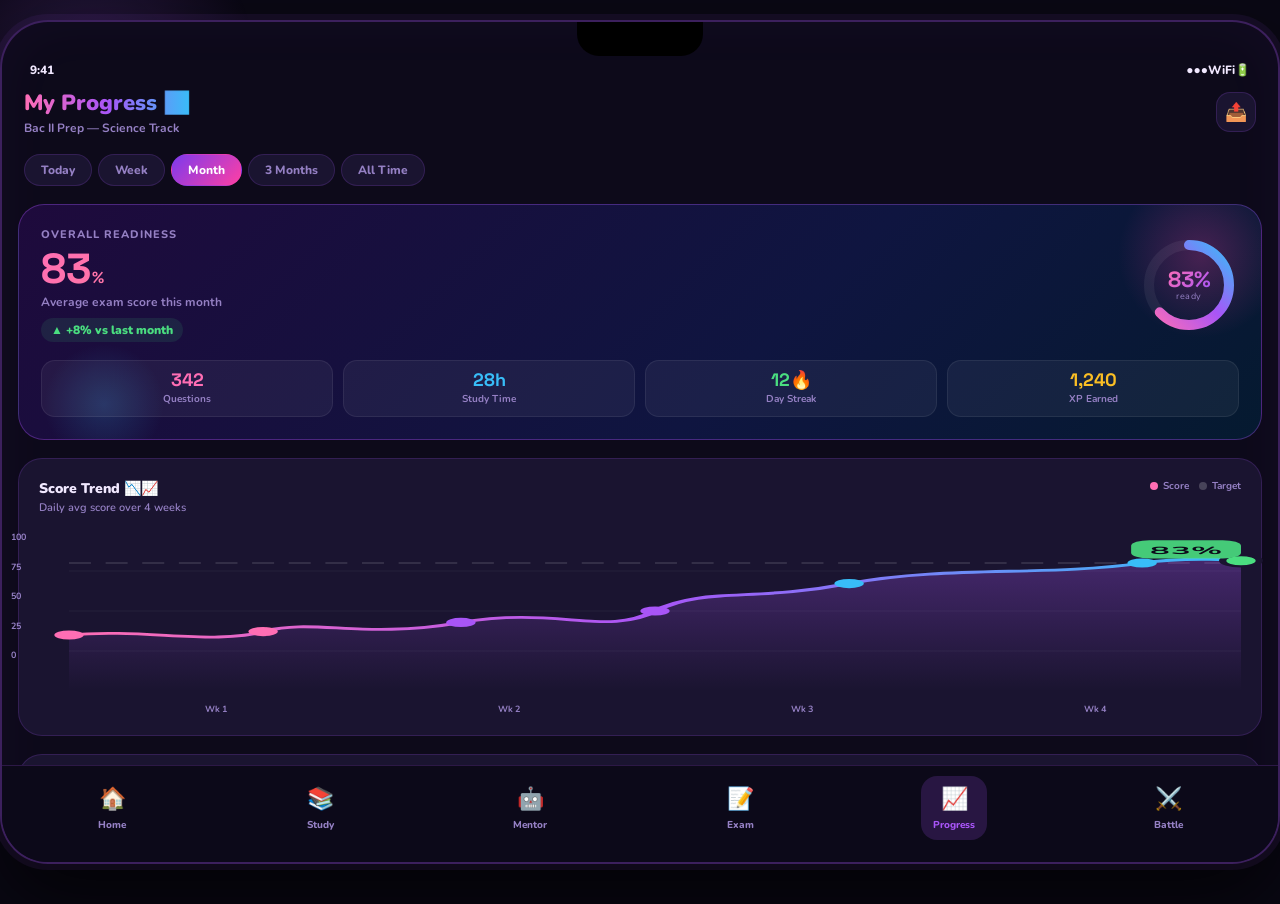
<file: BrachNha-progress.html>
<!DOCTYPE html>
<html lang="en">
<head>
<meta charset="UTF-8"/>
<meta name="viewport" content="width=device-width, initial-scale=1.0, maximum-scale=1.0"/>
<title>BrachNha — Progress</title>
<link href="https://fonts.googleapis.com/css2?family=Nunito:wght@400;600;700;800;900&family=Space+Grotesk:wght@500;700&display=swap" rel="stylesheet"/>
<style>
  :root {
    --pink:    #ff6eb4;
    --pink2:   #ff3fa4;
    --purple:  #a855f7;
    --purple2: #7c3aed;
    --blue:    #38bdf8;
    --blue2:   #6366f1;
    --cyan:    #22d3ee;
    --mint:    #4ade80;
    --yellow:  #fbbf24;
    --red:     #f87171;
    --bg:      #0d0a1a;
    --card:    #130f24;
    --card2:   #1a1430;
    --border:  rgba(168,85,247,0.18);
    --text:    #f1e8ff;
    --muted:   #9580c4;
  }


  * { margin:0; padding:0; box-sizing:border-box; -webkit-tap-highlight-color:transparent; }

  /* ══ MOBILE — real full screen ══ */
  body {
    font-family: 'Nunito', sans-serif;
    background: var(--bg);
    color: var(--text);
    height: 100dvh;
    display: flex;
    flex-direction: column;
    overflow: hidden;
  }
  body::before {
    content: '';
    position: fixed; top: -100px; left: -80px;
    width: 340px; height: 340px;
    background: radial-gradient(circle, rgba(168,85,247,0.2) 0%, transparent 70%);
    pointer-events: none; z-index: 0;
  }
  body::after {
    content: '';
    position: fixed; bottom: 60px; right: -80px;
    width: 280px; height: 280px;
    background: radial-gradient(circle, rgba(56,189,248,0.15) 0%, transparent 70%);
    pointer-events: none; z-index: 0;
  }
  .phone {
    flex: 1; display: flex; flex-direction: column;
    background: var(--bg);
    overflow: hidden; position: relative; z-index: 1;
    border-radius: 0; border: none; box-shadow: none; width: 100%;
  }
  .notch { display: none; }
  .statusbar { display: none; }
  .scroll-area {
    overflow-y: auto; flex: 1; min-height: 0;
    padding-bottom: 4px; scrollbar-width: none;
  }
  .scroll-area::-webkit-scrollbar { display: none; }

  /* ── BOTTOM NAV mobile ── */
  .bottom-nav {
    background: rgba(13,10,26,0.98);
    backdrop-filter: blur(20px);
    border-top: 1px solid rgba(168,85,247,0.2);
    padding: 10px 6px env(safe-area-inset-bottom, 12px);
    display: flex; justify-content: space-around;
    z-index: 50; flex-shrink: 0;
  }

  /* ══ DESKTOP — fake phone shell ══ */
  @media (min-width: 500px) {
    body {
      height: auto; min-height: 100vh;
      display: flex; flex-direction: row;
      justify-content: center; align-items: flex-start;
      padding: 20px 0 40px;
      overflow-x: hidden; overflow-y: auto;
      background: #0a0814;
    }
    .phone {
      width: 390px; height: 844px;
      border-radius: 48px;
      border: 2px solid rgba(168,85,247,0.3);
      box-shadow: 0 0 0 6px rgba(168,85,247,0.07), 0 40px 80px rgba(0,0,0,0.7), inset 0 0 60px rgba(168,85,247,0.04);
      flex: none;
    }
    .notch {
      display: flex; width: 126px; height: 34px; background: #000;
      border-radius: 0 0 22px 22px; margin: 0 auto;
      align-items: center; justify-content: center;
      gap: 8px; position: relative; z-index: 10; flex-shrink: 0;
    }
    .statusbar {
      display: flex; align-items: center; justify-content: space-between;
      padding: 6px 28px 10px;
      font-size: 12px; font-weight: 800; color: var(--text); flex-shrink: 0;
    }
    .bottom-nav {
      padding: 10px 6px 22px;
    }
  }


  /* ── HEADER ── */
  .header {
    padding: 0 22px 18px;
    display: flex; align-items: center; justify-content: space-between;
  }
  .page-title {
    font-size: 22px; font-weight: 900;
    background: linear-gradient(90deg, var(--pink), var(--purple), var(--blue));
    -webkit-background-clip: text; -webkit-text-fill-color: transparent;
  }
  .page-sub { font-size: 12px; color: var(--muted); font-weight: 700; margin-top: 2px; }

  .icon-pill {
    width: 40px; height: 40px; border-radius: 14px;
    background: var(--card2); border: 1px solid var(--border);
    display: flex; align-items: center; justify-content: center;
    font-size: 18px; cursor: pointer; transition: transform 0.15s;
  }
  .icon-pill:active { transform: scale(0.93); }

  /* ── TIME FILTER ── */
  .time-filter {
    display: flex; gap: 6px;
    padding: 0 22px 18px;
    overflow-x: auto; scrollbar-width: none;
  }
  .time-filter::-webkit-scrollbar { display: none; }

  .tf-btn {
    font-size: 12px; font-weight: 800;
    padding: 7px 16px; border-radius: 30px;
    border: 1px solid var(--border);
    background: var(--card2);
    color: var(--muted); cursor: pointer;
    transition: all 0.18s; white-space: nowrap;
  }
  .tf-btn.active {
    background: linear-gradient(135deg, var(--purple2), var(--pink2));
    border-color: transparent; color: white;
  }

  /* ── SECTION ── */
  .section-row {
    display: flex; align-items: center; justify-content: space-between;
    padding: 0 22px 12px;
  }
  .section-title { font-size: 15px; font-weight: 900; }
  .section-see { font-size: 12px; font-weight: 800; color: var(--purple); }

  /* ── SCORE HERO CARD ── */
  .score-hero {
    margin: 0 16px 18px;
    background: linear-gradient(135deg, #1e0a3c 0%, #0f1540 60%, #051a30 100%);
    border: 1px solid rgba(168,85,247,0.35);
    border-radius: 26px;
    padding: 22px;
    position: relative; overflow: hidden;
  }
  .score-hero::before {
    content: '';
    position: absolute; top: -40px; right: -30px;
    width: 180px; height: 180px;
    background: radial-gradient(circle, rgba(255,62,164,0.25), transparent 65%);
  }
  .score-hero::after {
    content: '';
    position: absolute; bottom: -30px; left: 20px;
    width: 130px; height: 130px;
    background: radial-gradient(circle, rgba(56,189,248,0.18), transparent 65%);
  }

  .score-top { display: flex; align-items: center; justify-content: space-between; position: relative; z-index: 1; }
  .score-label { font-size: 11px; font-weight: 800; color: var(--muted); letter-spacing: 1px; text-transform: uppercase; margin-bottom: 6px; }

  /* Donut chart */
  .donut-wrap { position: relative; width: 100px; height: 100px; flex-shrink: 0; }
  .donut-wrap svg { transform: rotate(-90deg); }
  .donut-bg { fill: none; stroke: rgba(255,255,255,0.06); stroke-width: 10; }
  .donut-fill {
    fill: none; stroke-width: 10;
    stroke-linecap: round;
    stroke-dasharray: 251.2;
    stroke-dashoffset: 93; /* 63% = 251.2 * 0.37 */
    stroke: url(#donutGrad);
    transition: stroke-dashoffset 1.2s ease;
  }
  .donut-center {
    position: absolute; top:50%; left:50%;
    transform: translate(-50%,-50%);
    text-align: center;
  }
  .donut-pct {
    font-family: 'Space Grotesk', sans-serif;
    font-size: 22px; font-weight: 700;
    background: linear-gradient(135deg, var(--pink), var(--purple));
    -webkit-background-clip: text; -webkit-text-fill-color: transparent;
    line-height: 1;
  }
  .donut-lbl { font-size: 9px; color: var(--muted); letter-spacing: 0.5px; }

  .score-stats { flex: 1; padding-right: 18px; }
  .score-big {
    font-family: 'Space Grotesk', sans-serif;
    font-size: 42px; font-weight: 700;
    background: linear-gradient(135deg, var(--pink), var(--yellow));
    -webkit-background-clip: text; -webkit-text-fill-color: transparent;
    line-height: 1;
  }
  .score-unit { font-size: 16px; color: var(--muted); font-weight: 700; }
  .score-desc { font-size: 12px; color: var(--muted); font-weight: 700; margin-top: 4px; }
  .score-change {
    display: inline-flex; align-items: center; gap: 4px;
    font-size: 12px; font-weight: 900;
    color: var(--mint); margin-top: 8px;
    background: rgba(74,222,128,0.1); border-radius: 20px; padding: 4px 10px;
  }

  /* mini metric row */
  .mini-metrics {
    display: flex; gap: 10px; margin-top: 18px; position: relative; z-index: 1;
  }
  .mm-item {
    flex: 1; background: rgba(255,255,255,0.05); border-radius: 14px;
    padding: 10px 12px; border: 1px solid rgba(255,255,255,0.07);
    text-align: center;
  }
  .mm-val {
    font-family: 'Space Grotesk', sans-serif;
    font-size: 18px; font-weight: 700; line-height: 1;
  }
  .mm-lbl { font-size: 10px; color: var(--muted); font-weight: 700; margin-top: 3px; }

  /* ── LINE CHART CARD ── */
  .chart-card {
    margin: 0 16px 18px;
    background: var(--card2);
    border: 1px solid var(--border);
    border-radius: 24px;
    padding: 20px;
  }

  .chart-header { display: flex; align-items: flex-start; justify-content: space-between; margin-bottom: 16px; }
  .chart-title { font-size: 14px; font-weight: 900; }
  .chart-sub { font-size: 11px; color: var(--muted); font-weight: 600; margin-top: 2px; }

  .chart-legend { display: flex; gap: 10px; }
  .leg-item { display: flex; align-items: center; gap: 5px; font-size: 10px; font-weight: 700; color: var(--muted); }
  .leg-dot { width: 8px; height: 8px; border-radius: 50%; }

  /* SVG line chart */
  .line-chart-wrap { width: 100%; position: relative; }
  .line-chart-wrap svg { width: 100%; height: 160px; overflow: visible; }

  .y-labels { display: flex; flex-direction: column; justify-content: space-between; height: 130px; position: absolute; left: -28px; top: 0; }
  .y-lbl { font-size: 9px; color: var(--muted); font-weight: 700; }

  .x-labels { display: flex; justify-content: space-between; padding: 6px 0 0; }
  .x-lbl { font-size: 9px; color: var(--muted); font-weight: 700; flex: 1; text-align: center; }

  /* ── BAR CHART CARD ── */
  .bar-chart-wrap {
    display: flex; align-items: flex-end; justify-content: space-between;
    height: 120px; gap: 6px; padding: 0 4px;
  }

  .bar-col { display: flex; flex-direction: column; align-items: center; flex: 1; gap: 4px; }
  .bar-stack { width: 100%; display: flex; flex-direction: column; justify-content: flex-end; border-radius: 8px 8px 0 0; overflow: hidden; }

  .b-fill {
    width: 100%; border-radius: 8px 8px 0 0;
    transition: height 1s ease;
  }
  .bar-val { font-size: 9px; font-weight: 800; color: var(--muted); }
  .bar-lbl { font-size: 9px; font-weight: 800; color: var(--muted); }

  /* ── SUBJECT BREAKDOWN ── */
  .subj-breakdown { display: flex; flex-direction: column; gap: 12px; padding: 0 16px; }

  .subj-row {
    background: var(--card2);
    border: 1px solid var(--border);
    border-radius: 18px;
    padding: 14px 16px;
    cursor: pointer; transition: transform 0.15s;
  }
  .subj-row:active { transform: scale(0.98); }

  .subj-top-row { display: flex; align-items: center; gap: 10px; margin-bottom: 10px; }
  .subj-emoji { font-size: 20px; }
  .subj-info { flex: 1; }
  .subj-name-txt { font-size: 13px; font-weight: 800; }
  .subj-sessions { font-size: 10px; color: var(--muted); font-weight: 700; margin-top: 1px; }

  .subj-right { text-align: right; }
  .subj-score {
    font-family: 'Space Grotesk', sans-serif;
    font-size: 18px; font-weight: 700;
  }
  .subj-trend { font-size: 10px; font-weight: 800; }
  .trend-up { color: var(--mint); }
  .trend-dn { color: var(--red); }

  .subj-prog-track {
    height: 7px; background: rgba(255,255,255,0.06); border-radius: 10px; overflow: hidden;
  }
  .subj-prog-fill { height: 100%; border-radius: 10px; transition: width 1.2s ease; }

  /* mini sparkline per subject */
  .sparkline { display: flex; align-items: flex-end; gap: 3px; height: 28px; margin-top: 8px; }
  .spark-bar {
    flex: 1; border-radius: 3px 3px 0 0;
    transition: height 0.8s ease;
  }

  /* ── WEAK / STRONG AREAS ── */
  .areas-grid { display: grid; grid-template-columns: 1fr 1fr; gap: 10px; padding: 0 16px; }

  .area-card {
    border-radius: 18px; padding: 14px;
    border: 1px solid transparent;
    cursor: pointer; transition: transform 0.15s;
  }
  .area-card:active { transform: scale(0.97); }
  .area-weak { background: rgba(248,113,113,0.08); border-color: rgba(248,113,113,0.25); }
  .area-strong { background: rgba(74,222,128,0.08); border-color: rgba(74,222,128,0.25); }

  .area-icon { font-size: 22px; margin-bottom: 8px; }
  .area-label { font-size: 10px; font-weight: 900; text-transform: uppercase; letter-spacing: 1px; margin-bottom: 6px; }
  .area-label.weak { color: var(--red); }
  .area-label.strong { color: var(--mint); }
  .area-topic { font-size: 12px; font-weight: 800; margin-bottom: 3px; }
  .area-sub { font-size: 10px; color: var(--muted); font-weight: 700; }

  /* ── HEATMAP ── */
  .heatmap-wrap {
    margin: 0 16px 18px;
    background: var(--card2);
    border: 1px solid var(--border);
    border-radius: 24px;
    padding: 18px 20px;
  }

  .hmap-grid {
    display: grid;
    grid-template-columns: repeat(7, 1fr);
    gap: 4px;
    margin-top: 12px;
  }
  .hmap-lbl { font-size: 8px; color: var(--muted); font-weight: 700; text-align: center; padding-bottom: 3px; }
  .hmap-cell {
    aspect-ratio: 1; border-radius: 5px;
    cursor: pointer; transition: transform 0.1s;
  }
  .hmap-cell:hover { transform: scale(1.2); }
  .h0 { background: rgba(255,255,255,0.05); }
  .h1 { background: rgba(168,85,247,0.25); }
  .h2 { background: rgba(168,85,247,0.5); }
  .h3 { background: rgba(168,85,247,0.75); }
  .h4 { background: linear-gradient(135deg, var(--pink), var(--purple)); }

  .hmap-legend { display: flex; align-items: center; gap: 5px; margin-top: 10px; justify-content: flex-end; }
  .hmap-leg-lbl { font-size: 9px; color: var(--muted); font-weight: 700; }
  .hmap-swatch { width: 12px; height: 12px; border-radius: 3px; }

  /* ── INSIGHT CARDS ── */
  .insights-row { display: flex; gap: 10px; padding: 0 16px; overflow-x: auto; scrollbar-width: none; margin-bottom: 10px; }
  .insights-row::-webkit-scrollbar { display: none; }

  .insight-card {
    min-width: 160px; border-radius: 18px; padding: 14px;
    flex-shrink: 0;
    border: 1px solid transparent;
    cursor: pointer; transition: transform 0.15s;
  }
  .insight-card:active { transform: scale(0.97); }
  .ic-purple { background: rgba(168,85,247,0.1); border-color: rgba(168,85,247,0.3); }
  .ic-pink   { background: rgba(255,110,180,0.1); border-color: rgba(255,110,180,0.3); }
  .ic-blue   { background: rgba(56,189,248,0.1);  border-color: rgba(56,189,248,0.3); }

  .ic-icon { font-size: 22px; margin-bottom: 8px; }
  .ic-title { font-size: 12px; font-weight: 900; margin-bottom: 3px; }
  .ic-body { font-size: 11px; color: var(--muted); font-weight: 600; line-height: 1.5; }


  .nav-btn {
    display: flex; flex-direction: column; align-items: center; gap: 4px;
    padding: 8px 12px; border-radius: 16px;
    cursor: pointer; transition: all 0.18s; min-width: 54px;
  }
  .nav-btn.active { background: rgba(168,85,247,0.18); }
  .nav-icon-wrap { font-size: 22px; }
  .nav-lbl { font-size: 10px; font-weight: 800; color: var(--muted); }
  .nav-btn.active .nav-lbl { color: var(--purple); }

  /* ── ANIMATIONS ── */
  @keyframes slideUp {
    from { opacity:0; transform: translateY(20px); }
    to   { opacity:1; transform: translateY(0); }
  }
  .score-hero    { animation: slideUp 0.4s ease both 0.05s; }
  .chart-card    { animation: slideUp 0.4s ease both 0.1s; }
  .subj-breakdown { animation: slideUp 0.4s ease both 0.15s; }
  .areas-grid    { animation: slideUp 0.4s ease both 0.2s; }
  .heatmap-wrap  { animation: slideUp 0.4s ease both 0.25s; }
  .insights-row  { animation: slideUp 0.4s ease both 0.3s; }
</style>
</head>
<body>
<div class="phone" style="display:flex;flex-direction:column;flex:1;">
  <div class="notch">
    <div class="notch-mic"></div>
    <div class="notch-cam"></div>
  </div>
  <div class="statusbar">
    <span>9:41</span>
    <div class="status-icons"><span>●●●</span><span>WiFi</span><span>🔋</span></div>
  </div>

  <div class="scroll-area">

    <!-- HEADER -->
    <div class="header">
      <div>
        <div class="page-title">My Progress 📈</div>
        <div class="page-sub">Bac II Prep — Science Track</div>
      </div>
      <div class="icon-pill">📤</div>
    </div>

    <!-- TIME FILTER -->
    <div class="time-filter">
      <div class="tf-btn">Today</div>
      <div class="tf-btn">Week</div>
      <div class="tf-btn active">Month</div>
      <div class="tf-btn">3 Months</div>
      <div class="tf-btn">All Time</div>
    </div>

    <!-- SCORE HERO CARD -->
    <div class="score-hero">
      <div class="score-top">
        <div class="score-stats">
          <div class="score-label">Overall Readiness</div>
          <div class="score-big">83<span class="score-unit">%</span></div>
          <div class="score-desc">Average exam score this month</div>
          <div class="score-change">▲ +8% vs last month</div>
        </div>
        <div class="donut-wrap">
          <svg viewBox="0 0 100 100" width="100" height="100">
            <defs>
              <linearGradient id="donutGrad" x1="0%" y1="0%" x2="100%" y2="100%">
                <stop offset="0%" style="stop-color:var(--pink)"/>
                <stop offset="50%" style="stop-color:var(--purple)"/>
                <stop offset="100%" style="stop-color:var(--blue)"/>
              </linearGradient>
            </defs>
            <circle class="donut-bg" cx="50" cy="50" r="40"/>
            <circle class="donut-fill" cx="50" cy="50" r="40"/>
          </svg>
          <div class="donut-center">
            <div class="donut-pct">83%</div>
            <div class="donut-lbl">ready</div>
          </div>
        </div>
      </div>
      <div class="mini-metrics">
        <div class="mm-item">
          <div class="mm-val" style="color:var(--pink)">342</div>
          <div class="mm-lbl">Questions</div>
        </div>
        <div class="mm-item">
          <div class="mm-val" style="color:var(--blue)">28h</div>
          <div class="mm-lbl">Study Time</div>
        </div>
        <div class="mm-item">
          <div class="mm-val" style="color:var(--mint)">12🔥</div>
          <div class="mm-lbl">Day Streak</div>
        </div>
        <div class="mm-item">
          <div class="mm-val" style="color:var(--yellow)">1,240</div>
          <div class="mm-lbl">XP Earned</div>
        </div>
      </div>
    </div>

    <!-- LINE CHART — Score Trend -->
    <div class="chart-card">
      <div class="chart-header">
        <div>
          <div class="chart-title">Score Trend 📉📈</div>
          <div class="chart-sub">Daily avg score over 4 weeks</div>
        </div>
        <div class="chart-legend">
          <div class="leg-item"><div class="leg-dot" style="background:var(--pink)"></div>Score</div>
          <div class="leg-item"><div class="leg-dot" style="background:rgba(255,255,255,0.2)"></div>Target</div>
        </div>
      </div>
      <div style="position:relative; padding-left:30px;">
        <div class="y-labels">
          <span class="y-lbl">100</span>
          <span class="y-lbl">75</span>
          <span class="y-lbl">50</span>
          <span class="y-lbl">25</span>
          <span class="y-lbl">0</span>
        </div>
        <div class="line-chart-wrap">
          <svg viewBox="0 0 320 140" preserveAspectRatio="none">
            <defs>
              <linearGradient id="lineGrad" x1="0" y1="0" x2="1" y2="0">
                <stop offset="0%" stop-color="#ff6eb4"/>
                <stop offset="50%" stop-color="#a855f7"/>
                <stop offset="100%" stop-color="#38bdf8"/>
              </linearGradient>
              <linearGradient id="areaGrad" x1="0" y1="0" x2="0" y2="1">
                <stop offset="0%" stop-color="#a855f7" stop-opacity="0.3"/>
                <stop offset="100%" stop-color="#a855f7" stop-opacity="0"/>
              </linearGradient>
            </defs>
            <!-- grid lines -->
            <line x1="0" y1="35" x2="320" y2="35" stroke="rgba(255,255,255,0.05)" stroke-width="1"/>
            <line x1="0" y1="70" x2="320" y2="70" stroke="rgba(255,255,255,0.05)" stroke-width="1"/>
            <line x1="0" y1="105" x2="320" y2="105" stroke="rgba(255,255,255,0.05)" stroke-width="1"/>
            <!-- target line -->
            <line x1="0" y1="28" x2="320" y2="28" stroke="rgba(255,255,255,0.15)" stroke-width="1.5" stroke-dasharray="6,4"/>
            <!-- area fill -->
            <path d="M0,91 C20,85 40,100 53,88 C67,76 80,95 107,80 C133,66 147,92 160,70 C173,49 187,62 213,46 C240,30 267,40 293,28 C306,22 320,26 320,26 L320,140 L0,140 Z"
                  fill="url(#areaGrad)"/>
            <!-- score line -->
            <path d="M0,91 C20,85 40,100 53,88 C67,76 80,95 107,80 C133,66 147,92 160,70 C173,49 187,62 213,46 C240,30 267,40 293,28 C306,22 320,26 320,26"
                  fill="none" stroke="url(#lineGrad)" stroke-width="2.5" stroke-linecap="round" stroke-linejoin="round"/>
            <!-- data points -->
            <circle cx="0" cy="91" r="4" fill="var(--pink)"/>
            <circle cx="53" cy="88" r="4" fill="var(--pink)"/>
            <circle cx="107" cy="80" r="4" fill="var(--purple)"/>
            <circle cx="160" cy="70" r="4" fill="var(--purple)"/>
            <circle cx="213" cy="46" r="4" fill="var(--blue)"/>
            <circle cx="293" cy="28" r="4" fill="var(--blue)"/>
            <circle cx="320" cy="26" r="5" fill="var(--mint)" stroke="var(--card2)" stroke-width="2"/>
            <!-- today tooltip -->
            <rect x="290" y="8" width="30" height="16" rx="5" fill="var(--mint)" opacity="0.9"/>
            <text x="305" y="20" text-anchor="middle" fill="#0d0a1a" font-size="9" font-weight="bold" font-family="Nunito">83%</text>
          </svg>
        </div>
        <div class="x-labels">
          <span class="x-lbl">Wk 1</span>
          <span class="x-lbl">Wk 2</span>
          <span class="x-lbl">Wk 3</span>
          <span class="x-lbl">Wk 4</span>
        </div>
      </div>
    </div>

    <!-- BAR CHART — Questions per Subject -->
    <div class="chart-card">
      <div class="chart-header">
        <div>
          <div class="chart-title">Questions Answered 📊</div>
          <div class="chart-sub">Per subject this month</div>
        </div>
      </div>
      <div class="bar-chart-wrap">
        <!-- Math -->
        <div class="bar-col">
          <div class="bar-val">98</div>
          <div style="flex:1;width:100%;display:flex;align-items:flex-end;">
            <div class="b-fill" style="height:98px;width:100%;background:linear-gradient(180deg,var(--purple),var(--purple2));border-radius:8px 8px 0 0;"></div>
          </div>
          <div class="bar-lbl">Math</div>
        </div>
        <!-- Chemistry -->
        <div class="bar-col">
          <div class="bar-val">72</div>
          <div style="flex:1;width:100%;display:flex;align-items:flex-end;">
            <div class="b-fill" style="height:72px;width:100%;background:linear-gradient(180deg,var(--blue),var(--blue2));border-radius:8px 8px 0 0;"></div>
          </div>
          <div class="bar-lbl">Chem</div>
        </div>
        <!-- Physics -->
        <div class="bar-col">
          <div class="bar-val">85</div>
          <div style="flex:1;width:100%;display:flex;align-items:flex-end;">
            <div class="b-fill" style="height:85px;width:100%;background:linear-gradient(180deg,var(--pink),var(--pink2));border-radius:8px 8px 0 0;"></div>
          </div>
          <div class="bar-lbl">Phys</div>
        </div>
        <!-- Biology -->
        <div class="bar-col">
          <div class="bar-val">54</div>
          <div style="flex:1;width:100%;display:flex;align-items:flex-end;">
            <div class="b-fill" style="height:54px;width:100%;background:linear-gradient(180deg,var(--mint),#16a34a);border-radius:8px 8px 0 0;"></div>
          </div>
          <div class="bar-lbl">Bio</div>
        </div>
        <!-- Geography -->
        <div class="bar-col">
          <div class="bar-val">33</div>
          <div style="flex:1;width:100%;display:flex;align-items:flex-end;">
            <div class="b-fill" style="height:33px;width:100%;background:linear-gradient(180deg,var(--yellow),#d97706);border-radius:8px 8px 0 0;"></div>
          </div>
          <div class="bar-lbl">Geo</div>
        </div>
      </div>
    </div>

    <!-- SUBJECT BREAKDOWN -->
    <div class="section-row">
      <div class="section-title">Subject Breakdown 🎯</div>
    </div>
    <div class="subj-breakdown">

      <!-- Math -->
      <div class="subj-row">
        <div class="subj-top-row">
          <div class="subj-emoji">🧮</div>
          <div class="subj-info">
            <div class="subj-name-txt">Mathematics</div>
            <div class="subj-sessions">24 sessions · 98 questions</div>
          </div>
          <div class="subj-right">
            <div class="subj-score" style="color:var(--purple)">78%</div>
            <div class="subj-trend trend-up">▲ +6%</div>
          </div>
        </div>
        <div class="subj-prog-track">
          <div class="subj-prog-fill" style="width:78%;background:linear-gradient(90deg,var(--purple),var(--pink))"></div>
        </div>
        <div class="sparkline">
          <div class="spark-bar" style="height:40%;background:rgba(168,85,247,0.4)"></div>
          <div class="spark-bar" style="height:55%;background:rgba(168,85,247,0.5)"></div>
          <div class="spark-bar" style="height:50%;background:rgba(168,85,247,0.5)"></div>
          <div class="spark-bar" style="height:65%;background:rgba(168,85,247,0.6)"></div>
          <div class="spark-bar" style="height:70%;background:rgba(168,85,247,0.6)"></div>
          <div class="spark-bar" style="height:75%;background:rgba(168,85,247,0.7)"></div>
          <div class="spark-bar" style="height:78%;background:var(--purple)"></div>
        </div>
      </div>

      <!-- Chemistry -->
      <div class="subj-row">
        <div class="subj-top-row">
          <div class="subj-emoji">⚗️</div>
          <div class="subj-info">
            <div class="subj-name-txt">Chemistry</div>
            <div class="subj-sessions">18 sessions · 72 questions</div>
          </div>
          <div class="subj-right">
            <div class="subj-score" style="color:var(--blue)">65%</div>
            <div class="subj-trend trend-dn">▼ -2%</div>
          </div>
        </div>
        <div class="subj-prog-track">
          <div class="subj-prog-fill" style="width:65%;background:linear-gradient(90deg,var(--blue),var(--cyan))"></div>
        </div>
        <div class="sparkline">
          <div class="spark-bar" style="height:70%;background:rgba(56,189,248,0.5)"></div>
          <div class="spark-bar" style="height:68%;background:rgba(56,189,248,0.5)"></div>
          <div class="spark-bar" style="height:72%;background:rgba(56,189,248,0.55)"></div>
          <div class="spark-bar" style="height:66%;background:rgba(56,189,248,0.5)"></div>
          <div class="spark-bar" style="height:60%;background:rgba(56,189,248,0.45)"></div>
          <div class="spark-bar" style="height:63%;background:rgba(56,189,248,0.5)"></div>
          <div class="spark-bar" style="height:65%;background:var(--blue)"></div>
        </div>
      </div>

      <!-- Physics -->
      <div class="subj-row">
        <div class="subj-top-row">
          <div class="subj-emoji">🔭</div>
          <div class="subj-info">
            <div class="subj-name-txt">Physics</div>
            <div class="subj-sessions">22 sessions · 85 questions</div>
          </div>
          <div class="subj-right">
            <div class="subj-score" style="color:var(--pink)">91%</div>
            <div class="subj-trend trend-up">▲ +11%</div>
          </div>
        </div>
        <div class="subj-prog-track">
          <div class="subj-prog-fill" style="width:91%;background:linear-gradient(90deg,var(--pink2),var(--purple))"></div>
        </div>
        <div class="sparkline">
          <div class="spark-bar" style="height:55%;background:rgba(255,110,180,0.4)"></div>
          <div class="spark-bar" style="height:65%;background:rgba(255,110,180,0.5)"></div>
          <div class="spark-bar" style="height:72%;background:rgba(255,110,180,0.6)"></div>
          <div class="spark-bar" style="height:78%;background:rgba(255,110,180,0.7)"></div>
          <div class="spark-bar" style="height:84%;background:rgba(255,110,180,0.8)"></div>
          <div class="spark-bar" style="height:88%;background:rgba(255,110,180,0.9)"></div>
          <div class="spark-bar" style="height:91%;background:var(--pink)"></div>
        </div>
      </div>

      <!-- Biology -->
      <div class="subj-row">
        <div class="subj-top-row">
          <div class="subj-emoji">🌿</div>
          <div class="subj-info">
            <div class="subj-name-txt">Biology</div>
            <div class="subj-sessions">12 sessions · 54 questions</div>
          </div>
          <div class="subj-right">
            <div class="subj-score" style="color:var(--mint)">54%</div>
            <div class="subj-trend trend-up">▲ +3%</div>
          </div>
        </div>
        <div class="subj-prog-track">
          <div class="subj-prog-fill" style="width:54%;background:linear-gradient(90deg,var(--mint),var(--cyan))"></div>
        </div>
        <div class="sparkline">
          <div class="spark-bar" style="height:48%;background:rgba(74,222,128,0.4)"></div>
          <div class="spark-bar" style="height:50%;background:rgba(74,222,128,0.45)"></div>
          <div class="spark-bar" style="height:45%;background:rgba(74,222,128,0.4)"></div>
          <div class="spark-bar" style="height:52%;background:rgba(74,222,128,0.5)"></div>
          <div class="spark-bar" style="height:50%;background:rgba(74,222,128,0.5)"></div>
          <div class="spark-bar" style="height:53%;background:rgba(74,222,128,0.55)"></div>
          <div class="spark-bar" style="height:54%;background:var(--mint)"></div>
        </div>
      </div>

    </div>

    <!-- WEAK / STRONG AREAS -->
    <div class="section-row" style="margin-top:18px">
      <div class="section-title">Focus Areas 🔍</div>
    </div>
    <div class="areas-grid">
      <div class="area-card area-weak">
        <div class="area-icon">⚠️</div>
        <div class="area-label weak">Need Work</div>
        <div class="area-topic">Oxidation States</div>
        <div class="area-sub">Chemistry · 48% avg</div>
      </div>
      <div class="area-card area-strong">
        <div class="area-icon">⭐</div>
        <div class="area-label strong">Strongest</div>
        <div class="area-topic">Mechanics</div>
        <div class="area-sub">Physics · 95% avg</div>
      </div>
      <div class="area-card area-weak">
        <div class="area-icon">📉</div>
        <div class="area-label weak">Declining</div>
        <div class="area-topic">Organic Chem</div>
        <div class="area-sub">Chemistry · ▼ -5%</div>
      </div>
      <div class="area-card area-strong">
        <div class="area-icon">🚀</div>
        <div class="area-label strong">Most Improved</div>
        <div class="area-topic">Calculus</div>
        <div class="area-sub">Math · ▲ +14%</div>
      </div>
    </div>

    <!-- ACTIVITY HEATMAP -->
    <div class="heatmap-wrap" style="margin-top:18px">
      <div class="chart-header">
        <div>
          <div class="chart-title">Study Activity 🗓️</div>
          <div class="chart-sub">Questions answered per day</div>
        </div>
      </div>
      <div class="hmap-grid">
        <div class="hmap-lbl">S</div><div class="hmap-lbl">M</div><div class="hmap-lbl">T</div>
        <div class="hmap-lbl">W</div><div class="hmap-lbl">T</div><div class="hmap-lbl">F</div><div class="hmap-lbl">S</div>

        <div class="hmap-cell h0"></div><div class="hmap-cell h1"></div><div class="hmap-cell h2"></div>
        <div class="hmap-cell h3"></div><div class="hmap-cell h2"></div><div class="hmap-cell h4"></div><div class="hmap-cell h0"></div>

        <div class="hmap-cell h2"></div><div class="hmap-cell h4"></div><div class="hmap-cell h3"></div>
        <div class="hmap-cell h4"></div><div class="hmap-cell h3"></div><div class="hmap-cell h2"></div><div class="hmap-cell h0"></div>

        <div class="hmap-cell h1"></div><div class="hmap-cell h3"></div><div class="hmap-cell h4"></div>
        <div class="hmap-cell h4"></div><div class="hmap-cell h4"></div><div class="hmap-cell h3"></div><div class="hmap-cell h0"></div>

        <div class="hmap-cell h2"></div><div class="hmap-cell h4"></div><div class="hmap-cell h3"></div>
        <div class="hmap-cell h4"></div><div class="hmap-cell h2"></div><div class="hmap-cell h0"></div><div class="hmap-cell h0"></div>
      </div>
      <div class="hmap-legend">
        <div class="hmap-leg-lbl">Less</div>
        <div class="hmap-swatch h0"></div>
        <div class="hmap-swatch h1"></div>
        <div class="hmap-swatch h2"></div>
        <div class="hmap-swatch h3"></div>
        <div class="hmap-swatch h4"></div>
        <div class="hmap-leg-lbl">More</div>
      </div>
    </div>

    <!-- AI INSIGHTS -->
    <div class="section-row">
      <div class="section-title">AI Insights 🤖✨</div>
    </div>
    <div class="insights-row">
      <div class="insight-card ic-purple">
        <div class="ic-icon">💡</div>
        <div class="ic-title">Study Tip</div>
        <div class="ic-body">Your Physics score jumps after morning sessions. Try studying it before 10am!</div>
      </div>
      <div class="insight-card ic-pink">
        <div class="ic-icon">⚠️</div>
        <div class="ic-title">Watch Out</div>
        <div class="ic-body">Chemistry is dropping. You haven't practiced Organic in 5 days.</div>
      </div>
      <div class="insight-card ic-blue">
        <div class="ic-icon">🎯</div>
        <div class="ic-title">Next Goal</div>
        <div class="ic-body">Reach 85% avg score to unlock the Gold badge. Only 2% away!</div>
      </div>
    </div>

  </div><!-- /scroll-area -->

  <!-- BOTTOM NAV -->
  <div class="bottom-nav">
    <div class="nav-btn" onclick="window.location.href='index.html'" style="cursor:pointer">
      <div class="nav-icon-wrap">🏠</div>
      <div class="nav-lbl">Home</div>
    </div>
    <div class="nav-btn" onclick="window.location.href='index.html'" style="cursor:pointer">
      <div class="nav-icon-wrap">📚</div>
      <div class="nav-lbl">Study</div>
    </div>
    <div class="nav-btn" onclick="window.location.href='index.html'" style="cursor:pointer">
      <div class="nav-icon-wrap">🤖</div>
      <div class="nav-lbl">Mentor</div>
    </div>
    <div class="nav-btn" onclick="window.location.href='index.html'" style="cursor:pointer">
      <div class="nav-icon-wrap">📝</div>
      <div class="nav-lbl">Exam</div>
    </div>
    <div class="nav-btn active">
      <div class="nav-icon-wrap">📈</div>
      <div class="nav-lbl">Progress</div>
    </div>
    <div class="nav-btn" onclick="window.location.href='brachnha-competition.html'" style="cursor:pointer">
      <div class="nav-icon-wrap">⚔️</div>
      <div class="nav-lbl">Battle</div>
    </div>
  </div>

</div>
</body>
</html>
</file>
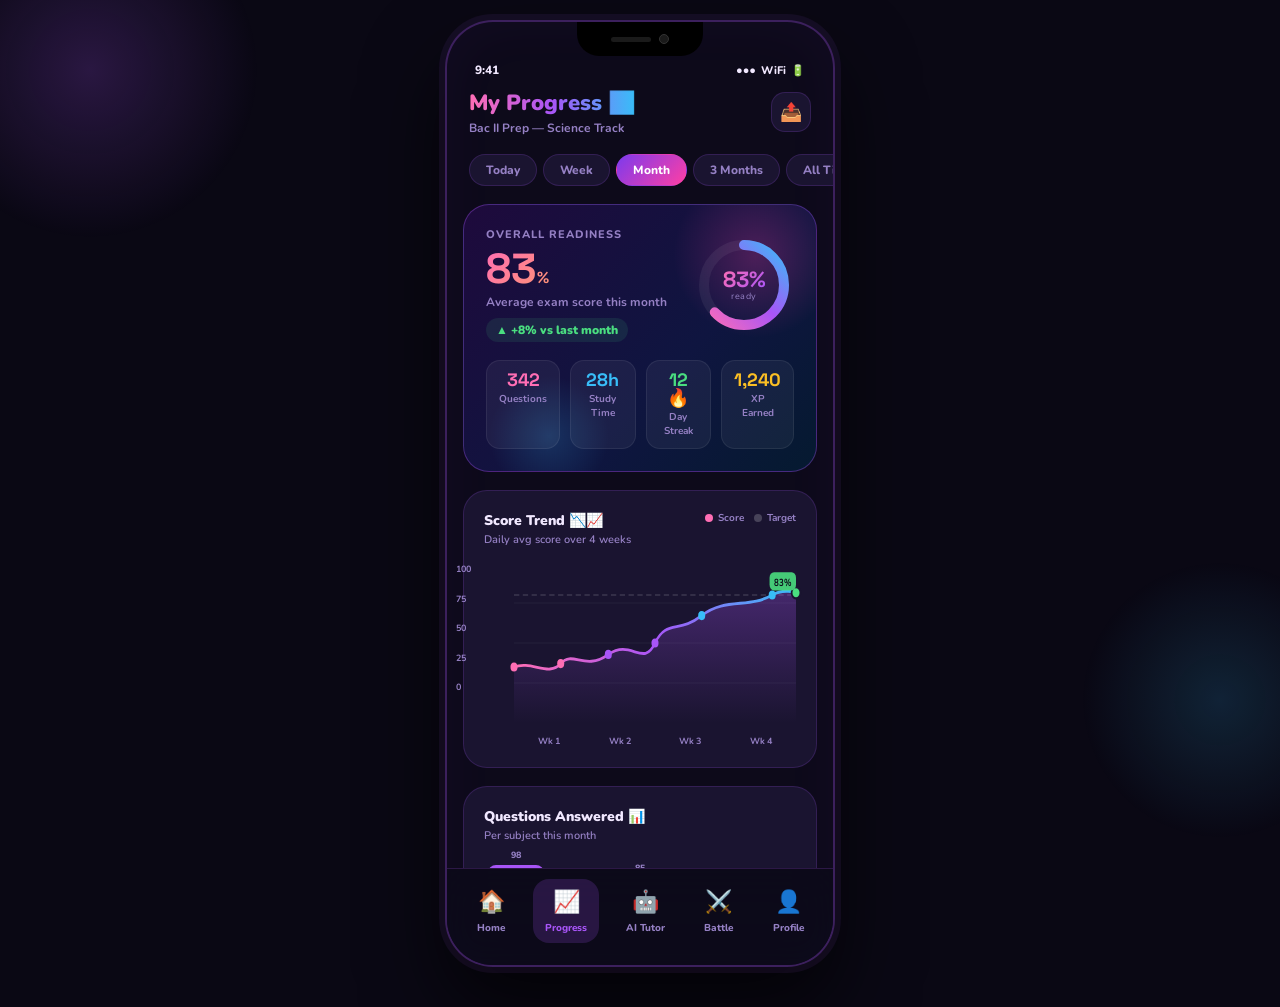
<file: kruai-progress (1).html>
<!DOCTYPE html>
<html lang="en">
<head>
<meta charset="UTF-8"/>
<meta name="viewport" content="width=device-width, initial-scale=1.0, maximum-scale=1.0"/>
<title>KruAI — Progress</title>
<link href="https://fonts.googleapis.com/css2?family=Nunito:wght@400;600;700;800;900&family=Space+Grotesk:wght@500;700&display=swap" rel="stylesheet"/>
<style>
  :root {
    --pink:    #ff6eb4;
    --pink2:   #ff3fa4;
    --purple:  #a855f7;
    --purple2: #7c3aed;
    --blue:    #38bdf8;
    --blue2:   #6366f1;
    --cyan:    #22d3ee;
    --mint:    #4ade80;
    --yellow:  #fbbf24;
    --red:     #f87171;
    --bg:      #0d0a1a;
    --card:    #130f24;
    --card2:   #1a1430;
    --border:  rgba(168,85,247,0.18);
    --text:    #f1e8ff;
    --muted:   #9580c4;
  }

  * { margin:0; padding:0; box-sizing:border-box; -webkit-tap-highlight-color:transparent; }

  body {
    font-family: 'Nunito', sans-serif;
    background: #0a0814;
    color: var(--text);
    min-height: 100vh;
    display: flex;
    justify-content: center;
    align-items: flex-start;
    padding: 20px 0 40px;
    overflow-x: hidden;
  }

  body::before {
    content: '';
    position: fixed; top: -100px; left: -80px;
    width: 340px; height: 340px;
    background: radial-gradient(circle, rgba(168,85,247,0.2) 0%, transparent 70%);
    pointer-events: none; z-index: 0;
  }
  body::after {
    content: '';
    position: fixed; bottom: 60px; right: -80px;
    width: 280px; height: 280px;
    background: radial-gradient(circle, rgba(56,189,248,0.15) 0%, transparent 70%);
    pointer-events: none; z-index: 0;
  }

  /* ── PHONE SHELL ── */
  .phone {
    width: 390px;
    min-height: 844px;
    background: var(--bg);
    border-radius: 48px;
    border: 2px solid rgba(168,85,247,0.3);
    box-shadow:
      0 0 0 6px rgba(168,85,247,0.07),
      0 40px 80px rgba(0,0,0,0.7),
      inset 0 0 60px rgba(168,85,247,0.04);
    position: relative;
    overflow: hidden;
    z-index: 1;
  }

  .notch {
    width: 126px; height: 34px;
    background: #000;
    border-radius: 0 0 22px 22px;
    margin: 0 auto;
    display: flex; align-items: center; justify-content: center;
    gap: 8px; position: relative; z-index: 10;
  }
  .notch-cam { width: 10px; height: 10px; border-radius: 50%; background: #1a1a1a; border: 1.5px solid #333; }
  .notch-mic { width: 40px; height: 5px; border-radius: 10px; background: #1a1a1a; }

  .statusbar {
    display: flex; align-items: center; justify-content: space-between;
    padding: 6px 28px 10px;
    font-size: 12px; font-weight: 800; color: var(--text);
  }
  .status-icons { display: flex; gap: 5px; align-items: center; font-size: 11px; }

  /* ── SCROLL ── */
  .scroll-area {
    overflow-y: auto;
    max-height: 780px;
    padding-bottom: 90px;
    scrollbar-width: none;
  }
  .scroll-area::-webkit-scrollbar { display: none; }

  /* ── HEADER ── */
  .header {
    padding: 0 22px 18px;
    display: flex; align-items: center; justify-content: space-between;
  }
  .page-title {
    font-size: 22px; font-weight: 900;
    background: linear-gradient(90deg, var(--pink), var(--purple), var(--blue));
    -webkit-background-clip: text; -webkit-text-fill-color: transparent;
  }
  .page-sub { font-size: 12px; color: var(--muted); font-weight: 700; margin-top: 2px; }

  .icon-pill {
    width: 40px; height: 40px; border-radius: 14px;
    background: var(--card2); border: 1px solid var(--border);
    display: flex; align-items: center; justify-content: center;
    font-size: 18px; cursor: pointer; transition: transform 0.15s;
  }
  .icon-pill:active { transform: scale(0.93); }

  /* ── TIME FILTER ── */
  .time-filter {
    display: flex; gap: 6px;
    padding: 0 22px 18px;
    overflow-x: auto; scrollbar-width: none;
  }
  .time-filter::-webkit-scrollbar { display: none; }

  .tf-btn {
    font-size: 12px; font-weight: 800;
    padding: 7px 16px; border-radius: 30px;
    border: 1px solid var(--border);
    background: var(--card2);
    color: var(--muted); cursor: pointer;
    transition: all 0.18s; white-space: nowrap;
  }
  .tf-btn.active {
    background: linear-gradient(135deg, var(--purple2), var(--pink2));
    border-color: transparent; color: white;
  }

  /* ── SECTION ── */
  .section-row {
    display: flex; align-items: center; justify-content: space-between;
    padding: 0 22px 12px;
  }
  .section-title { font-size: 15px; font-weight: 900; }
  .section-see { font-size: 12px; font-weight: 800; color: var(--purple); }

  /* ── SCORE HERO CARD ── */
  .score-hero {
    margin: 0 16px 18px;
    background: linear-gradient(135deg, #1e0a3c 0%, #0f1540 60%, #051a30 100%);
    border: 1px solid rgba(168,85,247,0.35);
    border-radius: 26px;
    padding: 22px;
    position: relative; overflow: hidden;
  }
  .score-hero::before {
    content: '';
    position: absolute; top: -40px; right: -30px;
    width: 180px; height: 180px;
    background: radial-gradient(circle, rgba(255,62,164,0.25), transparent 65%);
  }
  .score-hero::after {
    content: '';
    position: absolute; bottom: -30px; left: 20px;
    width: 130px; height: 130px;
    background: radial-gradient(circle, rgba(56,189,248,0.18), transparent 65%);
  }

  .score-top { display: flex; align-items: center; justify-content: space-between; position: relative; z-index: 1; }
  .score-label { font-size: 11px; font-weight: 800; color: var(--muted); letter-spacing: 1px; text-transform: uppercase; margin-bottom: 6px; }

  /* Donut chart */
  .donut-wrap { position: relative; width: 100px; height: 100px; flex-shrink: 0; }
  .donut-wrap svg { transform: rotate(-90deg); }
  .donut-bg { fill: none; stroke: rgba(255,255,255,0.06); stroke-width: 10; }
  .donut-fill {
    fill: none; stroke-width: 10;
    stroke-linecap: round;
    stroke-dasharray: 251.2;
    stroke-dashoffset: 93; /* 63% = 251.2 * 0.37 */
    stroke: url(#donutGrad);
    transition: stroke-dashoffset 1.2s ease;
  }
  .donut-center {
    position: absolute; top:50%; left:50%;
    transform: translate(-50%,-50%);
    text-align: center;
  }
  .donut-pct {
    font-family: 'Space Grotesk', sans-serif;
    font-size: 22px; font-weight: 700;
    background: linear-gradient(135deg, var(--pink), var(--purple));
    -webkit-background-clip: text; -webkit-text-fill-color: transparent;
    line-height: 1;
  }
  .donut-lbl { font-size: 9px; color: var(--muted); letter-spacing: 0.5px; }

  .score-stats { flex: 1; padding-right: 18px; }
  .score-big {
    font-family: 'Space Grotesk', sans-serif;
    font-size: 42px; font-weight: 700;
    background: linear-gradient(135deg, var(--pink), var(--yellow));
    -webkit-background-clip: text; -webkit-text-fill-color: transparent;
    line-height: 1;
  }
  .score-unit { font-size: 16px; color: var(--muted); font-weight: 700; }
  .score-desc { font-size: 12px; color: var(--muted); font-weight: 700; margin-top: 4px; }
  .score-change {
    display: inline-flex; align-items: center; gap: 4px;
    font-size: 12px; font-weight: 900;
    color: var(--mint); margin-top: 8px;
    background: rgba(74,222,128,0.1); border-radius: 20px; padding: 4px 10px;
  }

  /* mini metric row */
  .mini-metrics {
    display: flex; gap: 10px; margin-top: 18px; position: relative; z-index: 1;
  }
  .mm-item {
    flex: 1; background: rgba(255,255,255,0.05); border-radius: 14px;
    padding: 10px 12px; border: 1px solid rgba(255,255,255,0.07);
    text-align: center;
  }
  .mm-val {
    font-family: 'Space Grotesk', sans-serif;
    font-size: 18px; font-weight: 700; line-height: 1;
  }
  .mm-lbl { font-size: 10px; color: var(--muted); font-weight: 700; margin-top: 3px; }

  /* ── LINE CHART CARD ── */
  .chart-card {
    margin: 0 16px 18px;
    background: var(--card2);
    border: 1px solid var(--border);
    border-radius: 24px;
    padding: 20px;
  }

  .chart-header { display: flex; align-items: flex-start; justify-content: space-between; margin-bottom: 16px; }
  .chart-title { font-size: 14px; font-weight: 900; }
  .chart-sub { font-size: 11px; color: var(--muted); font-weight: 600; margin-top: 2px; }

  .chart-legend { display: flex; gap: 10px; }
  .leg-item { display: flex; align-items: center; gap: 5px; font-size: 10px; font-weight: 700; color: var(--muted); }
  .leg-dot { width: 8px; height: 8px; border-radius: 50%; }

  /* SVG line chart */
  .line-chart-wrap { width: 100%; position: relative; }
  .line-chart-wrap svg { width: 100%; height: 160px; overflow: visible; }

  .y-labels { display: flex; flex-direction: column; justify-content: space-between; height: 130px; position: absolute; left: -28px; top: 0; }
  .y-lbl { font-size: 9px; color: var(--muted); font-weight: 700; }

  .x-labels { display: flex; justify-content: space-between; padding: 6px 0 0; }
  .x-lbl { font-size: 9px; color: var(--muted); font-weight: 700; flex: 1; text-align: center; }

  /* ── BAR CHART CARD ── */
  .bar-chart-wrap {
    display: flex; align-items: flex-end; justify-content: space-between;
    height: 120px; gap: 6px; padding: 0 4px;
  }

  .bar-col { display: flex; flex-direction: column; align-items: center; flex: 1; gap: 4px; }
  .bar-stack { width: 100%; display: flex; flex-direction: column; justify-content: flex-end; border-radius: 8px 8px 0 0; overflow: hidden; }

  .b-fill {
    width: 100%; border-radius: 8px 8px 0 0;
    transition: height 1s ease;
  }
  .bar-val { font-size: 9px; font-weight: 800; color: var(--muted); }
  .bar-lbl { font-size: 9px; font-weight: 800; color: var(--muted); }

  /* ── SUBJECT BREAKDOWN ── */
  .subj-breakdown { display: flex; flex-direction: column; gap: 12px; padding: 0 16px; }

  .subj-row {
    background: var(--card2);
    border: 1px solid var(--border);
    border-radius: 18px;
    padding: 14px 16px;
    cursor: pointer; transition: transform 0.15s;
  }
  .subj-row:active { transform: scale(0.98); }

  .subj-top-row { display: flex; align-items: center; gap: 10px; margin-bottom: 10px; }
  .subj-emoji { font-size: 20px; }
  .subj-info { flex: 1; }
  .subj-name-txt { font-size: 13px; font-weight: 800; }
  .subj-sessions { font-size: 10px; color: var(--muted); font-weight: 700; margin-top: 1px; }

  .subj-right { text-align: right; }
  .subj-score {
    font-family: 'Space Grotesk', sans-serif;
    font-size: 18px; font-weight: 700;
  }
  .subj-trend { font-size: 10px; font-weight: 800; }
  .trend-up { color: var(--mint); }
  .trend-dn { color: var(--red); }

  .subj-prog-track {
    height: 7px; background: rgba(255,255,255,0.06); border-radius: 10px; overflow: hidden;
  }
  .subj-prog-fill { height: 100%; border-radius: 10px; transition: width 1.2s ease; }

  /* mini sparkline per subject */
  .sparkline { display: flex; align-items: flex-end; gap: 3px; height: 28px; margin-top: 8px; }
  .spark-bar {
    flex: 1; border-radius: 3px 3px 0 0;
    transition: height 0.8s ease;
  }

  /* ── WEAK / STRONG AREAS ── */
  .areas-grid { display: grid; grid-template-columns: 1fr 1fr; gap: 10px; padding: 0 16px; }

  .area-card {
    border-radius: 18px; padding: 14px;
    border: 1px solid transparent;
    cursor: pointer; transition: transform 0.15s;
  }
  .area-card:active { transform: scale(0.97); }
  .area-weak { background: rgba(248,113,113,0.08); border-color: rgba(248,113,113,0.25); }
  .area-strong { background: rgba(74,222,128,0.08); border-color: rgba(74,222,128,0.25); }

  .area-icon { font-size: 22px; margin-bottom: 8px; }
  .area-label { font-size: 10px; font-weight: 900; text-transform: uppercase; letter-spacing: 1px; margin-bottom: 6px; }
  .area-label.weak { color: var(--red); }
  .area-label.strong { color: var(--mint); }
  .area-topic { font-size: 12px; font-weight: 800; margin-bottom: 3px; }
  .area-sub { font-size: 10px; color: var(--muted); font-weight: 700; }

  /* ── HEATMAP ── */
  .heatmap-wrap {
    margin: 0 16px 18px;
    background: var(--card2);
    border: 1px solid var(--border);
    border-radius: 24px;
    padding: 18px 20px;
  }

  .hmap-grid {
    display: grid;
    grid-template-columns: repeat(7, 1fr);
    gap: 4px;
    margin-top: 12px;
  }
  .hmap-lbl { font-size: 8px; color: var(--muted); font-weight: 700; text-align: center; padding-bottom: 3px; }
  .hmap-cell {
    aspect-ratio: 1; border-radius: 5px;
    cursor: pointer; transition: transform 0.1s;
  }
  .hmap-cell:hover { transform: scale(1.2); }
  .h0 { background: rgba(255,255,255,0.05); }
  .h1 { background: rgba(168,85,247,0.25); }
  .h2 { background: rgba(168,85,247,0.5); }
  .h3 { background: rgba(168,85,247,0.75); }
  .h4 { background: linear-gradient(135deg, var(--pink), var(--purple)); }

  .hmap-legend { display: flex; align-items: center; gap: 5px; margin-top: 10px; justify-content: flex-end; }
  .hmap-leg-lbl { font-size: 9px; color: var(--muted); font-weight: 700; }
  .hmap-swatch { width: 12px; height: 12px; border-radius: 3px; }

  /* ── INSIGHT CARDS ── */
  .insights-row { display: flex; gap: 10px; padding: 0 16px; overflow-x: auto; scrollbar-width: none; margin-bottom: 10px; }
  .insights-row::-webkit-scrollbar { display: none; }

  .insight-card {
    min-width: 160px; border-radius: 18px; padding: 14px;
    flex-shrink: 0;
    border: 1px solid transparent;
    cursor: pointer; transition: transform 0.15s;
  }
  .insight-card:active { transform: scale(0.97); }
  .ic-purple { background: rgba(168,85,247,0.1); border-color: rgba(168,85,247,0.3); }
  .ic-pink   { background: rgba(255,110,180,0.1); border-color: rgba(255,110,180,0.3); }
  .ic-blue   { background: rgba(56,189,248,0.1);  border-color: rgba(56,189,248,0.3); }

  .ic-icon { font-size: 22px; margin-bottom: 8px; }
  .ic-title { font-size: 12px; font-weight: 900; margin-bottom: 3px; }
  .ic-body { font-size: 11px; color: var(--muted); font-weight: 600; line-height: 1.5; }

  /* ── BOTTOM NAV ── */
  .bottom-nav {
    position: sticky; bottom: 0;
    background: rgba(13,10,26,0.9);
    backdrop-filter: blur(20px);
    border-top: 1px solid rgba(168,85,247,0.2);
    padding: 10px 10px 22px;
    display: flex; justify-content: space-around;
    z-index: 50;
  }
  .nav-btn {
    display: flex; flex-direction: column; align-items: center; gap: 4px;
    padding: 8px 12px; border-radius: 16px;
    cursor: pointer; transition: all 0.18s; min-width: 54px;
  }
  .nav-btn.active { background: rgba(168,85,247,0.18); }
  .nav-icon-wrap { font-size: 22px; }
  .nav-lbl { font-size: 10px; font-weight: 800; color: var(--muted); }
  .nav-btn.active .nav-lbl { color: var(--purple); }

  /* ── ANIMATIONS ── */
  @keyframes slideUp {
    from { opacity:0; transform: translateY(20px); }
    to   { opacity:1; transform: translateY(0); }
  }
  .score-hero    { animation: slideUp 0.4s ease both 0.05s; }
  .chart-card    { animation: slideUp 0.4s ease both 0.1s; }
  .subj-breakdown { animation: slideUp 0.4s ease both 0.15s; }
  .areas-grid    { animation: slideUp 0.4s ease both 0.2s; }
  .heatmap-wrap  { animation: slideUp 0.4s ease both 0.25s; }
  .insights-row  { animation: slideUp 0.4s ease both 0.3s; }
</style>
</head>
<body>
<div class="phone">
  <div class="notch">
    <div class="notch-mic"></div>
    <div class="notch-cam"></div>
  </div>
  <div class="statusbar">
    <span>9:41</span>
    <div class="status-icons"><span>●●●</span><span>WiFi</span><span>🔋</span></div>
  </div>

  <div class="scroll-area">

    <!-- HEADER -->
    <div class="header">
      <div>
        <div class="page-title">My Progress 📈</div>
        <div class="page-sub">Bac II Prep — Science Track</div>
      </div>
      <div class="icon-pill">📤</div>
    </div>

    <!-- TIME FILTER -->
    <div class="time-filter">
      <div class="tf-btn">Today</div>
      <div class="tf-btn">Week</div>
      <div class="tf-btn active">Month</div>
      <div class="tf-btn">3 Months</div>
      <div class="tf-btn">All Time</div>
    </div>

    <!-- SCORE HERO CARD -->
    <div class="score-hero">
      <div class="score-top">
        <div class="score-stats">
          <div class="score-label">Overall Readiness</div>
          <div class="score-big">83<span class="score-unit">%</span></div>
          <div class="score-desc">Average exam score this month</div>
          <div class="score-change">▲ +8% vs last month</div>
        </div>
        <div class="donut-wrap">
          <svg viewBox="0 0 100 100" width="100" height="100">
            <defs>
              <linearGradient id="donutGrad" x1="0%" y1="0%" x2="100%" y2="100%">
                <stop offset="0%" style="stop-color:var(--pink)"/>
                <stop offset="50%" style="stop-color:var(--purple)"/>
                <stop offset="100%" style="stop-color:var(--blue)"/>
              </linearGradient>
            </defs>
            <circle class="donut-bg" cx="50" cy="50" r="40"/>
            <circle class="donut-fill" cx="50" cy="50" r="40"/>
          </svg>
          <div class="donut-center">
            <div class="donut-pct">83%</div>
            <div class="donut-lbl">ready</div>
          </div>
        </div>
      </div>
      <div class="mini-metrics">
        <div class="mm-item">
          <div class="mm-val" style="color:var(--pink)">342</div>
          <div class="mm-lbl">Questions</div>
        </div>
        <div class="mm-item">
          <div class="mm-val" style="color:var(--blue)">28h</div>
          <div class="mm-lbl">Study Time</div>
        </div>
        <div class="mm-item">
          <div class="mm-val" style="color:var(--mint)">12🔥</div>
          <div class="mm-lbl">Day Streak</div>
        </div>
        <div class="mm-item">
          <div class="mm-val" style="color:var(--yellow)">1,240</div>
          <div class="mm-lbl">XP Earned</div>
        </div>
      </div>
    </div>

    <!-- LINE CHART — Score Trend -->
    <div class="chart-card">
      <div class="chart-header">
        <div>
          <div class="chart-title">Score Trend 📉📈</div>
          <div class="chart-sub">Daily avg score over 4 weeks</div>
        </div>
        <div class="chart-legend">
          <div class="leg-item"><div class="leg-dot" style="background:var(--pink)"></div>Score</div>
          <div class="leg-item"><div class="leg-dot" style="background:rgba(255,255,255,0.2)"></div>Target</div>
        </div>
      </div>
      <div style="position:relative; padding-left:30px;">
        <div class="y-labels">
          <span class="y-lbl">100</span>
          <span class="y-lbl">75</span>
          <span class="y-lbl">50</span>
          <span class="y-lbl">25</span>
          <span class="y-lbl">0</span>
        </div>
        <div class="line-chart-wrap">
          <svg viewBox="0 0 320 140" preserveAspectRatio="none">
            <defs>
              <linearGradient id="lineGrad" x1="0" y1="0" x2="1" y2="0">
                <stop offset="0%" stop-color="#ff6eb4"/>
                <stop offset="50%" stop-color="#a855f7"/>
                <stop offset="100%" stop-color="#38bdf8"/>
              </linearGradient>
              <linearGradient id="areaGrad" x1="0" y1="0" x2="0" y2="1">
                <stop offset="0%" stop-color="#a855f7" stop-opacity="0.3"/>
                <stop offset="100%" stop-color="#a855f7" stop-opacity="0"/>
              </linearGradient>
            </defs>
            <!-- grid lines -->
            <line x1="0" y1="35" x2="320" y2="35" stroke="rgba(255,255,255,0.05)" stroke-width="1"/>
            <line x1="0" y1="70" x2="320" y2="70" stroke="rgba(255,255,255,0.05)" stroke-width="1"/>
            <line x1="0" y1="105" x2="320" y2="105" stroke="rgba(255,255,255,0.05)" stroke-width="1"/>
            <!-- target line -->
            <line x1="0" y1="28" x2="320" y2="28" stroke="rgba(255,255,255,0.15)" stroke-width="1.5" stroke-dasharray="6,4"/>
            <!-- area fill -->
            <path d="M0,91 C20,85 40,100 53,88 C67,76 80,95 107,80 C133,66 147,92 160,70 C173,49 187,62 213,46 C240,30 267,40 293,28 C306,22 320,26 320,26 L320,140 L0,140 Z"
                  fill="url(#areaGrad)"/>
            <!-- score line -->
            <path d="M0,91 C20,85 40,100 53,88 C67,76 80,95 107,80 C133,66 147,92 160,70 C173,49 187,62 213,46 C240,30 267,40 293,28 C306,22 320,26 320,26"
                  fill="none" stroke="url(#lineGrad)" stroke-width="2.5" stroke-linecap="round" stroke-linejoin="round"/>
            <!-- data points -->
            <circle cx="0" cy="91" r="4" fill="var(--pink)"/>
            <circle cx="53" cy="88" r="4" fill="var(--pink)"/>
            <circle cx="107" cy="80" r="4" fill="var(--purple)"/>
            <circle cx="160" cy="70" r="4" fill="var(--purple)"/>
            <circle cx="213" cy="46" r="4" fill="var(--blue)"/>
            <circle cx="293" cy="28" r="4" fill="var(--blue)"/>
            <circle cx="320" cy="26" r="5" fill="var(--mint)" stroke="var(--card2)" stroke-width="2"/>
            <!-- today tooltip -->
            <rect x="290" y="8" width="30" height="16" rx="5" fill="var(--mint)" opacity="0.9"/>
            <text x="305" y="20" text-anchor="middle" fill="#0d0a1a" font-size="9" font-weight="bold" font-family="Nunito">83%</text>
          </svg>
        </div>
        <div class="x-labels">
          <span class="x-lbl">Wk 1</span>
          <span class="x-lbl">Wk 2</span>
          <span class="x-lbl">Wk 3</span>
          <span class="x-lbl">Wk 4</span>
        </div>
      </div>
    </div>

    <!-- BAR CHART — Questions per Subject -->
    <div class="chart-card">
      <div class="chart-header">
        <div>
          <div class="chart-title">Questions Answered 📊</div>
          <div class="chart-sub">Per subject this month</div>
        </div>
      </div>
      <div class="bar-chart-wrap">
        <!-- Math -->
        <div class="bar-col">
          <div class="bar-val">98</div>
          <div style="flex:1;width:100%;display:flex;align-items:flex-end;">
            <div class="b-fill" style="height:98px;width:100%;background:linear-gradient(180deg,var(--purple),var(--purple2));border-radius:8px 8px 0 0;"></div>
          </div>
          <div class="bar-lbl">Math</div>
        </div>
        <!-- Chemistry -->
        <div class="bar-col">
          <div class="bar-val">72</div>
          <div style="flex:1;width:100%;display:flex;align-items:flex-end;">
            <div class="b-fill" style="height:72px;width:100%;background:linear-gradient(180deg,var(--blue),var(--blue2));border-radius:8px 8px 0 0;"></div>
          </div>
          <div class="bar-lbl">Chem</div>
        </div>
        <!-- Physics -->
        <div class="bar-col">
          <div class="bar-val">85</div>
          <div style="flex:1;width:100%;display:flex;align-items:flex-end;">
            <div class="b-fill" style="height:85px;width:100%;background:linear-gradient(180deg,var(--pink),var(--pink2));border-radius:8px 8px 0 0;"></div>
          </div>
          <div class="bar-lbl">Phys</div>
        </div>
        <!-- Biology -->
        <div class="bar-col">
          <div class="bar-val">54</div>
          <div style="flex:1;width:100%;display:flex;align-items:flex-end;">
            <div class="b-fill" style="height:54px;width:100%;background:linear-gradient(180deg,var(--mint),#16a34a);border-radius:8px 8px 0 0;"></div>
          </div>
          <div class="bar-lbl">Bio</div>
        </div>
        <!-- Geography -->
        <div class="bar-col">
          <div class="bar-val">33</div>
          <div style="flex:1;width:100%;display:flex;align-items:flex-end;">
            <div class="b-fill" style="height:33px;width:100%;background:linear-gradient(180deg,var(--yellow),#d97706);border-radius:8px 8px 0 0;"></div>
          </div>
          <div class="bar-lbl">Geo</div>
        </div>
      </div>
    </div>

    <!-- SUBJECT BREAKDOWN -->
    <div class="section-row">
      <div class="section-title">Subject Breakdown 🎯</div>
    </div>
    <div class="subj-breakdown">

      <!-- Math -->
      <div class="subj-row">
        <div class="subj-top-row">
          <div class="subj-emoji">🧮</div>
          <div class="subj-info">
            <div class="subj-name-txt">Mathematics</div>
            <div class="subj-sessions">24 sessions · 98 questions</div>
          </div>
          <div class="subj-right">
            <div class="subj-score" style="color:var(--purple)">78%</div>
            <div class="subj-trend trend-up">▲ +6%</div>
          </div>
        </div>
        <div class="subj-prog-track">
          <div class="subj-prog-fill" style="width:78%;background:linear-gradient(90deg,var(--purple),var(--pink))"></div>
        </div>
        <div class="sparkline">
          <div class="spark-bar" style="height:40%;background:rgba(168,85,247,0.4)"></div>
          <div class="spark-bar" style="height:55%;background:rgba(168,85,247,0.5)"></div>
          <div class="spark-bar" style="height:50%;background:rgba(168,85,247,0.5)"></div>
          <div class="spark-bar" style="height:65%;background:rgba(168,85,247,0.6)"></div>
          <div class="spark-bar" style="height:70%;background:rgba(168,85,247,0.6)"></div>
          <div class="spark-bar" style="height:75%;background:rgba(168,85,247,0.7)"></div>
          <div class="spark-bar" style="height:78%;background:var(--purple)"></div>
        </div>
      </div>

      <!-- Chemistry -->
      <div class="subj-row">
        <div class="subj-top-row">
          <div class="subj-emoji">⚗️</div>
          <div class="subj-info">
            <div class="subj-name-txt">Chemistry</div>
            <div class="subj-sessions">18 sessions · 72 questions</div>
          </div>
          <div class="subj-right">
            <div class="subj-score" style="color:var(--blue)">65%</div>
            <div class="subj-trend trend-dn">▼ -2%</div>
          </div>
        </div>
        <div class="subj-prog-track">
          <div class="subj-prog-fill" style="width:65%;background:linear-gradient(90deg,var(--blue),var(--cyan))"></div>
        </div>
        <div class="sparkline">
          <div class="spark-bar" style="height:70%;background:rgba(56,189,248,0.5)"></div>
          <div class="spark-bar" style="height:68%;background:rgba(56,189,248,0.5)"></div>
          <div class="spark-bar" style="height:72%;background:rgba(56,189,248,0.55)"></div>
          <div class="spark-bar" style="height:66%;background:rgba(56,189,248,0.5)"></div>
          <div class="spark-bar" style="height:60%;background:rgba(56,189,248,0.45)"></div>
          <div class="spark-bar" style="height:63%;background:rgba(56,189,248,0.5)"></div>
          <div class="spark-bar" style="height:65%;background:var(--blue)"></div>
        </div>
      </div>

      <!-- Physics -->
      <div class="subj-row">
        <div class="subj-top-row">
          <div class="subj-emoji">🔭</div>
          <div class="subj-info">
            <div class="subj-name-txt">Physics</div>
            <div class="subj-sessions">22 sessions · 85 questions</div>
          </div>
          <div class="subj-right">
            <div class="subj-score" style="color:var(--pink)">91%</div>
            <div class="subj-trend trend-up">▲ +11%</div>
          </div>
        </div>
        <div class="subj-prog-track">
          <div class="subj-prog-fill" style="width:91%;background:linear-gradient(90deg,var(--pink2),var(--purple))"></div>
        </div>
        <div class="sparkline">
          <div class="spark-bar" style="height:55%;background:rgba(255,110,180,0.4)"></div>
          <div class="spark-bar" style="height:65%;background:rgba(255,110,180,0.5)"></div>
          <div class="spark-bar" style="height:72%;background:rgba(255,110,180,0.6)"></div>
          <div class="spark-bar" style="height:78%;background:rgba(255,110,180,0.7)"></div>
          <div class="spark-bar" style="height:84%;background:rgba(255,110,180,0.8)"></div>
          <div class="spark-bar" style="height:88%;background:rgba(255,110,180,0.9)"></div>
          <div class="spark-bar" style="height:91%;background:var(--pink)"></div>
        </div>
      </div>

      <!-- Biology -->
      <div class="subj-row">
        <div class="subj-top-row">
          <div class="subj-emoji">🌿</div>
          <div class="subj-info">
            <div class="subj-name-txt">Biology</div>
            <div class="subj-sessions">12 sessions · 54 questions</div>
          </div>
          <div class="subj-right">
            <div class="subj-score" style="color:var(--mint)">54%</div>
            <div class="subj-trend trend-up">▲ +3%</div>
          </div>
        </div>
        <div class="subj-prog-track">
          <div class="subj-prog-fill" style="width:54%;background:linear-gradient(90deg,var(--mint),var(--cyan))"></div>
        </div>
        <div class="sparkline">
          <div class="spark-bar" style="height:48%;background:rgba(74,222,128,0.4)"></div>
          <div class="spark-bar" style="height:50%;background:rgba(74,222,128,0.45)"></div>
          <div class="spark-bar" style="height:45%;background:rgba(74,222,128,0.4)"></div>
          <div class="spark-bar" style="height:52%;background:rgba(74,222,128,0.5)"></div>
          <div class="spark-bar" style="height:50%;background:rgba(74,222,128,0.5)"></div>
          <div class="spark-bar" style="height:53%;background:rgba(74,222,128,0.55)"></div>
          <div class="spark-bar" style="height:54%;background:var(--mint)"></div>
        </div>
      </div>

    </div>

    <!-- WEAK / STRONG AREAS -->
    <div class="section-row" style="margin-top:18px">
      <div class="section-title">Focus Areas 🔍</div>
    </div>
    <div class="areas-grid">
      <div class="area-card area-weak">
        <div class="area-icon">⚠️</div>
        <div class="area-label weak">Need Work</div>
        <div class="area-topic">Oxidation States</div>
        <div class="area-sub">Chemistry · 48% avg</div>
      </div>
      <div class="area-card area-strong">
        <div class="area-icon">⭐</div>
        <div class="area-label strong">Strongest</div>
        <div class="area-topic">Mechanics</div>
        <div class="area-sub">Physics · 95% avg</div>
      </div>
      <div class="area-card area-weak">
        <div class="area-icon">📉</div>
        <div class="area-label weak">Declining</div>
        <div class="area-topic">Organic Chem</div>
        <div class="area-sub">Chemistry · ▼ -5%</div>
      </div>
      <div class="area-card area-strong">
        <div class="area-icon">🚀</div>
        <div class="area-label strong">Most Improved</div>
        <div class="area-topic">Calculus</div>
        <div class="area-sub">Math · ▲ +14%</div>
      </div>
    </div>

    <!-- ACTIVITY HEATMAP -->
    <div class="heatmap-wrap" style="margin-top:18px">
      <div class="chart-header">
        <div>
          <div class="chart-title">Study Activity 🗓️</div>
          <div class="chart-sub">Questions answered per day</div>
        </div>
      </div>
      <div class="hmap-grid">
        <div class="hmap-lbl">S</div><div class="hmap-lbl">M</div><div class="hmap-lbl">T</div>
        <div class="hmap-lbl">W</div><div class="hmap-lbl">T</div><div class="hmap-lbl">F</div><div class="hmap-lbl">S</div>

        <div class="hmap-cell h0"></div><div class="hmap-cell h1"></div><div class="hmap-cell h2"></div>
        <div class="hmap-cell h3"></div><div class="hmap-cell h2"></div><div class="hmap-cell h4"></div><div class="hmap-cell h0"></div>

        <div class="hmap-cell h2"></div><div class="hmap-cell h4"></div><div class="hmap-cell h3"></div>
        <div class="hmap-cell h4"></div><div class="hmap-cell h3"></div><div class="hmap-cell h2"></div><div class="hmap-cell h0"></div>

        <div class="hmap-cell h1"></div><div class="hmap-cell h3"></div><div class="hmap-cell h4"></div>
        <div class="hmap-cell h4"></div><div class="hmap-cell h4"></div><div class="hmap-cell h3"></div><div class="hmap-cell h0"></div>

        <div class="hmap-cell h2"></div><div class="hmap-cell h4"></div><div class="hmap-cell h3"></div>
        <div class="hmap-cell h4"></div><div class="hmap-cell h2"></div><div class="hmap-cell h0"></div><div class="hmap-cell h0"></div>
      </div>
      <div class="hmap-legend">
        <div class="hmap-leg-lbl">Less</div>
        <div class="hmap-swatch h0"></div>
        <div class="hmap-swatch h1"></div>
        <div class="hmap-swatch h2"></div>
        <div class="hmap-swatch h3"></div>
        <div class="hmap-swatch h4"></div>
        <div class="hmap-leg-lbl">More</div>
      </div>
    </div>

    <!-- AI INSIGHTS -->
    <div class="section-row">
      <div class="section-title">AI Insights 🤖✨</div>
    </div>
    <div class="insights-row">
      <div class="insight-card ic-purple">
        <div class="ic-icon">💡</div>
        <div class="ic-title">Study Tip</div>
        <div class="ic-body">Your Physics score jumps after morning sessions. Try studying it before 10am!</div>
      </div>
      <div class="insight-card ic-pink">
        <div class="ic-icon">⚠️</div>
        <div class="ic-title">Watch Out</div>
        <div class="ic-body">Chemistry is dropping. You haven't practiced Organic in 5 days.</div>
      </div>
      <div class="insight-card ic-blue">
        <div class="ic-icon">🎯</div>
        <div class="ic-title">Next Goal</div>
        <div class="ic-body">Reach 85% avg score to unlock the Gold badge. Only 2% away!</div>
      </div>
    </div>

  </div><!-- /scroll-area -->

  <!-- BOTTOM NAV -->
  <div class="bottom-nav">
    <div class="nav-btn" onclick="window.location.href='kruai-app.html'" style="cursor:pointer">
      <div class="nav-icon-wrap">🏠</div>
      <div class="nav-lbl">Home</div>
    </div>
    <div class="nav-btn active">
      <div class="nav-icon-wrap">📈</div>
      <div class="nav-lbl">Progress</div>
    </div>
    <div class="nav-btn" onclick="window.location.href='kruai-app.html#chat'" style="cursor:pointer">
      <div class="nav-icon-wrap">🤖</div>
      <div class="nav-lbl">AI Tutor</div>
    </div>
    <div class="nav-btn" onclick="window.location.href='kruai-competition.html'" style="cursor:pointer">
      <div class="nav-icon-wrap">⚔️</div>
      <div class="nav-lbl">Battle</div>
    </div>
    <div class="nav-btn" onclick="window.location.href='kruai-app.html'" style="cursor:pointer">
      <div class="nav-icon-wrap">👤</div>
      <div class="nav-lbl">Profile</div>
    </div>
  </div>

</div>
</body>
</html>
</file>
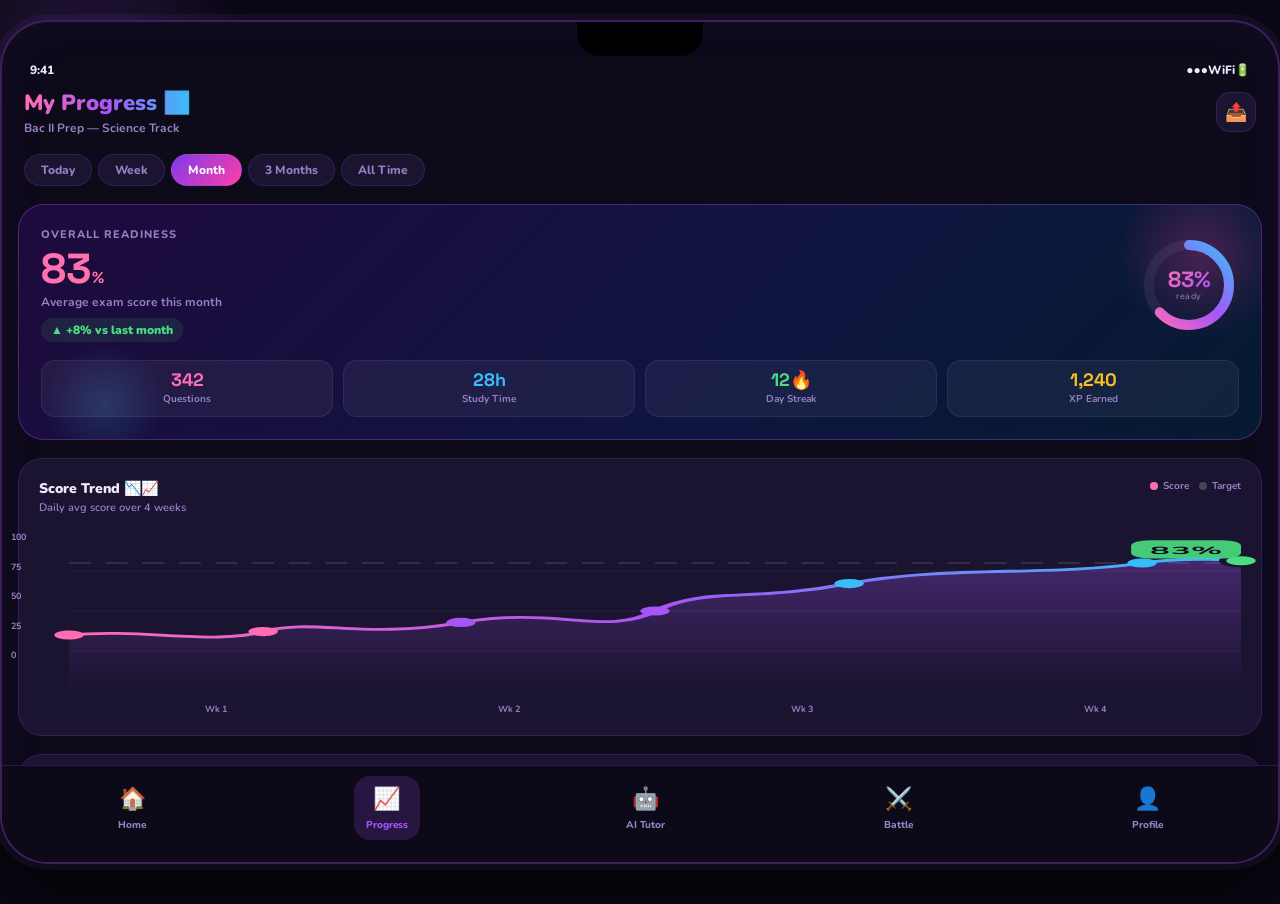
<file: kruai-progress (2).html>
<!DOCTYPE html>
<html lang="en">
<head>
<meta charset="UTF-8"/>
<meta name="viewport" content="width=device-width, initial-scale=1.0, maximum-scale=1.0"/>
<title>KruAI — Progress</title>
<link href="https://fonts.googleapis.com/css2?family=Nunito:wght@400;600;700;800;900&family=Space+Grotesk:wght@500;700&display=swap" rel="stylesheet"/>
<style>
  :root {
    --pink:    #ff6eb4;
    --pink2:   #ff3fa4;
    --purple:  #a855f7;
    --purple2: #7c3aed;
    --blue:    #38bdf8;
    --blue2:   #6366f1;
    --cyan:    #22d3ee;
    --mint:    #4ade80;
    --yellow:  #fbbf24;
    --red:     #f87171;
    --bg:      #0d0a1a;
    --card:    #130f24;
    --card2:   #1a1430;
    --border:  rgba(168,85,247,0.18);
    --text:    #f1e8ff;
    --muted:   #9580c4;
  }


  * { margin:0; padding:0; box-sizing:border-box; -webkit-tap-highlight-color:transparent; }

  /* ══ MOBILE — real full screen ══ */
  body {
    font-family: 'Nunito', sans-serif;
    background: var(--bg);
    color: var(--text);
    height: 100dvh;
    display: flex;
    flex-direction: column;
    overflow: hidden;
  }
  body::before {
    content: '';
    position: fixed; top: -100px; left: -80px;
    width: 340px; height: 340px;
    background: radial-gradient(circle, rgba(168,85,247,0.2) 0%, transparent 70%);
    pointer-events: none; z-index: 0;
  }
  body::after {
    content: '';
    position: fixed; bottom: 60px; right: -80px;
    width: 280px; height: 280px;
    background: radial-gradient(circle, rgba(56,189,248,0.15) 0%, transparent 70%);
    pointer-events: none; z-index: 0;
  }
  .phone {
    flex: 1; display: flex; flex-direction: column;
    background: var(--bg);
    overflow: hidden; position: relative; z-index: 1;
    border-radius: 0; border: none; box-shadow: none; width: 100%;
  }
  .notch { display: none; }
  .statusbar { display: none; }
  .scroll-area {
    overflow-y: auto; flex: 1; min-height: 0;
    padding-bottom: 4px; scrollbar-width: none;
  }
  .scroll-area::-webkit-scrollbar { display: none; }

  /* ── BOTTOM NAV mobile ── */
  .bottom-nav {
    background: rgba(13,10,26,0.98);
    backdrop-filter: blur(20px);
    border-top: 1px solid rgba(168,85,247,0.2);
    padding: 10px 6px env(safe-area-inset-bottom, 12px);
    display: flex; justify-content: space-around;
    z-index: 50; flex-shrink: 0;
  }

  /* ══ DESKTOP — fake phone shell ══ */
  @media (min-width: 500px) {
    body {
      height: auto; min-height: 100vh;
      display: flex; flex-direction: row;
      justify-content: center; align-items: flex-start;
      padding: 20px 0 40px;
      overflow-x: hidden; overflow-y: auto;
      background: #0a0814;
    }
    .phone {
      width: 390px; height: 844px;
      border-radius: 48px;
      border: 2px solid rgba(168,85,247,0.3);
      box-shadow: 0 0 0 6px rgba(168,85,247,0.07), 0 40px 80px rgba(0,0,0,0.7), inset 0 0 60px rgba(168,85,247,0.04);
      flex: none;
    }
    .notch {
      display: flex; width: 126px; height: 34px; background: #000;
      border-radius: 0 0 22px 22px; margin: 0 auto;
      align-items: center; justify-content: center;
      gap: 8px; position: relative; z-index: 10; flex-shrink: 0;
    }
    .statusbar {
      display: flex; align-items: center; justify-content: space-between;
      padding: 6px 28px 10px;
      font-size: 12px; font-weight: 800; color: var(--text); flex-shrink: 0;
    }
    .bottom-nav {
      padding: 10px 6px 22px;
    }
  }


  /* ── HEADER ── */
  .header {
    padding: 0 22px 18px;
    display: flex; align-items: center; justify-content: space-between;
  }
  .page-title {
    font-size: 22px; font-weight: 900;
    background: linear-gradient(90deg, var(--pink), var(--purple), var(--blue));
    -webkit-background-clip: text; -webkit-text-fill-color: transparent;
  }
  .page-sub { font-size: 12px; color: var(--muted); font-weight: 700; margin-top: 2px; }

  .icon-pill {
    width: 40px; height: 40px; border-radius: 14px;
    background: var(--card2); border: 1px solid var(--border);
    display: flex; align-items: center; justify-content: center;
    font-size: 18px; cursor: pointer; transition: transform 0.15s;
  }
  .icon-pill:active { transform: scale(0.93); }

  /* ── TIME FILTER ── */
  .time-filter {
    display: flex; gap: 6px;
    padding: 0 22px 18px;
    overflow-x: auto; scrollbar-width: none;
  }
  .time-filter::-webkit-scrollbar { display: none; }

  .tf-btn {
    font-size: 12px; font-weight: 800;
    padding: 7px 16px; border-radius: 30px;
    border: 1px solid var(--border);
    background: var(--card2);
    color: var(--muted); cursor: pointer;
    transition: all 0.18s; white-space: nowrap;
  }
  .tf-btn.active {
    background: linear-gradient(135deg, var(--purple2), var(--pink2));
    border-color: transparent; color: white;
  }

  /* ── SECTION ── */
  .section-row {
    display: flex; align-items: center; justify-content: space-between;
    padding: 0 22px 12px;
  }
  .section-title { font-size: 15px; font-weight: 900; }
  .section-see { font-size: 12px; font-weight: 800; color: var(--purple); }

  /* ── SCORE HERO CARD ── */
  .score-hero {
    margin: 0 16px 18px;
    background: linear-gradient(135deg, #1e0a3c 0%, #0f1540 60%, #051a30 100%);
    border: 1px solid rgba(168,85,247,0.35);
    border-radius: 26px;
    padding: 22px;
    position: relative; overflow: hidden;
  }
  .score-hero::before {
    content: '';
    position: absolute; top: -40px; right: -30px;
    width: 180px; height: 180px;
    background: radial-gradient(circle, rgba(255,62,164,0.25), transparent 65%);
  }
  .score-hero::after {
    content: '';
    position: absolute; bottom: -30px; left: 20px;
    width: 130px; height: 130px;
    background: radial-gradient(circle, rgba(56,189,248,0.18), transparent 65%);
  }

  .score-top { display: flex; align-items: center; justify-content: space-between; position: relative; z-index: 1; }
  .score-label { font-size: 11px; font-weight: 800; color: var(--muted); letter-spacing: 1px; text-transform: uppercase; margin-bottom: 6px; }

  /* Donut chart */
  .donut-wrap { position: relative; width: 100px; height: 100px; flex-shrink: 0; }
  .donut-wrap svg { transform: rotate(-90deg); }
  .donut-bg { fill: none; stroke: rgba(255,255,255,0.06); stroke-width: 10; }
  .donut-fill {
    fill: none; stroke-width: 10;
    stroke-linecap: round;
    stroke-dasharray: 251.2;
    stroke-dashoffset: 93; /* 63% = 251.2 * 0.37 */
    stroke: url(#donutGrad);
    transition: stroke-dashoffset 1.2s ease;
  }
  .donut-center {
    position: absolute; top:50%; left:50%;
    transform: translate(-50%,-50%);
    text-align: center;
  }
  .donut-pct {
    font-family: 'Space Grotesk', sans-serif;
    font-size: 22px; font-weight: 700;
    background: linear-gradient(135deg, var(--pink), var(--purple));
    -webkit-background-clip: text; -webkit-text-fill-color: transparent;
    line-height: 1;
  }
  .donut-lbl { font-size: 9px; color: var(--muted); letter-spacing: 0.5px; }

  .score-stats { flex: 1; padding-right: 18px; }
  .score-big {
    font-family: 'Space Grotesk', sans-serif;
    font-size: 42px; font-weight: 700;
    background: linear-gradient(135deg, var(--pink), var(--yellow));
    -webkit-background-clip: text; -webkit-text-fill-color: transparent;
    line-height: 1;
  }
  .score-unit { font-size: 16px; color: var(--muted); font-weight: 700; }
  .score-desc { font-size: 12px; color: var(--muted); font-weight: 700; margin-top: 4px; }
  .score-change {
    display: inline-flex; align-items: center; gap: 4px;
    font-size: 12px; font-weight: 900;
    color: var(--mint); margin-top: 8px;
    background: rgba(74,222,128,0.1); border-radius: 20px; padding: 4px 10px;
  }

  /* mini metric row */
  .mini-metrics {
    display: flex; gap: 10px; margin-top: 18px; position: relative; z-index: 1;
  }
  .mm-item {
    flex: 1; background: rgba(255,255,255,0.05); border-radius: 14px;
    padding: 10px 12px; border: 1px solid rgba(255,255,255,0.07);
    text-align: center;
  }
  .mm-val {
    font-family: 'Space Grotesk', sans-serif;
    font-size: 18px; font-weight: 700; line-height: 1;
  }
  .mm-lbl { font-size: 10px; color: var(--muted); font-weight: 700; margin-top: 3px; }

  /* ── LINE CHART CARD ── */
  .chart-card {
    margin: 0 16px 18px;
    background: var(--card2);
    border: 1px solid var(--border);
    border-radius: 24px;
    padding: 20px;
  }

  .chart-header { display: flex; align-items: flex-start; justify-content: space-between; margin-bottom: 16px; }
  .chart-title { font-size: 14px; font-weight: 900; }
  .chart-sub { font-size: 11px; color: var(--muted); font-weight: 600; margin-top: 2px; }

  .chart-legend { display: flex; gap: 10px; }
  .leg-item { display: flex; align-items: center; gap: 5px; font-size: 10px; font-weight: 700; color: var(--muted); }
  .leg-dot { width: 8px; height: 8px; border-radius: 50%; }

  /* SVG line chart */
  .line-chart-wrap { width: 100%; position: relative; }
  .line-chart-wrap svg { width: 100%; height: 160px; overflow: visible; }

  .y-labels { display: flex; flex-direction: column; justify-content: space-between; height: 130px; position: absolute; left: -28px; top: 0; }
  .y-lbl { font-size: 9px; color: var(--muted); font-weight: 700; }

  .x-labels { display: flex; justify-content: space-between; padding: 6px 0 0; }
  .x-lbl { font-size: 9px; color: var(--muted); font-weight: 700; flex: 1; text-align: center; }

  /* ── BAR CHART CARD ── */
  .bar-chart-wrap {
    display: flex; align-items: flex-end; justify-content: space-between;
    height: 120px; gap: 6px; padding: 0 4px;
  }

  .bar-col { display: flex; flex-direction: column; align-items: center; flex: 1; gap: 4px; }
  .bar-stack { width: 100%; display: flex; flex-direction: column; justify-content: flex-end; border-radius: 8px 8px 0 0; overflow: hidden; }

  .b-fill {
    width: 100%; border-radius: 8px 8px 0 0;
    transition: height 1s ease;
  }
  .bar-val { font-size: 9px; font-weight: 800; color: var(--muted); }
  .bar-lbl { font-size: 9px; font-weight: 800; color: var(--muted); }

  /* ── SUBJECT BREAKDOWN ── */
  .subj-breakdown { display: flex; flex-direction: column; gap: 12px; padding: 0 16px; }

  .subj-row {
    background: var(--card2);
    border: 1px solid var(--border);
    border-radius: 18px;
    padding: 14px 16px;
    cursor: pointer; transition: transform 0.15s;
  }
  .subj-row:active { transform: scale(0.98); }

  .subj-top-row { display: flex; align-items: center; gap: 10px; margin-bottom: 10px; }
  .subj-emoji { font-size: 20px; }
  .subj-info { flex: 1; }
  .subj-name-txt { font-size: 13px; font-weight: 800; }
  .subj-sessions { font-size: 10px; color: var(--muted); font-weight: 700; margin-top: 1px; }

  .subj-right { text-align: right; }
  .subj-score {
    font-family: 'Space Grotesk', sans-serif;
    font-size: 18px; font-weight: 700;
  }
  .subj-trend { font-size: 10px; font-weight: 800; }
  .trend-up { color: var(--mint); }
  .trend-dn { color: var(--red); }

  .subj-prog-track {
    height: 7px; background: rgba(255,255,255,0.06); border-radius: 10px; overflow: hidden;
  }
  .subj-prog-fill { height: 100%; border-radius: 10px; transition: width 1.2s ease; }

  /* mini sparkline per subject */
  .sparkline { display: flex; align-items: flex-end; gap: 3px; height: 28px; margin-top: 8px; }
  .spark-bar {
    flex: 1; border-radius: 3px 3px 0 0;
    transition: height 0.8s ease;
  }

  /* ── WEAK / STRONG AREAS ── */
  .areas-grid { display: grid; grid-template-columns: 1fr 1fr; gap: 10px; padding: 0 16px; }

  .area-card {
    border-radius: 18px; padding: 14px;
    border: 1px solid transparent;
    cursor: pointer; transition: transform 0.15s;
  }
  .area-card:active { transform: scale(0.97); }
  .area-weak { background: rgba(248,113,113,0.08); border-color: rgba(248,113,113,0.25); }
  .area-strong { background: rgba(74,222,128,0.08); border-color: rgba(74,222,128,0.25); }

  .area-icon { font-size: 22px; margin-bottom: 8px; }
  .area-label { font-size: 10px; font-weight: 900; text-transform: uppercase; letter-spacing: 1px; margin-bottom: 6px; }
  .area-label.weak { color: var(--red); }
  .area-label.strong { color: var(--mint); }
  .area-topic { font-size: 12px; font-weight: 800; margin-bottom: 3px; }
  .area-sub { font-size: 10px; color: var(--muted); font-weight: 700; }

  /* ── HEATMAP ── */
  .heatmap-wrap {
    margin: 0 16px 18px;
    background: var(--card2);
    border: 1px solid var(--border);
    border-radius: 24px;
    padding: 18px 20px;
  }

  .hmap-grid {
    display: grid;
    grid-template-columns: repeat(7, 1fr);
    gap: 4px;
    margin-top: 12px;
  }
  .hmap-lbl { font-size: 8px; color: var(--muted); font-weight: 700; text-align: center; padding-bottom: 3px; }
  .hmap-cell {
    aspect-ratio: 1; border-radius: 5px;
    cursor: pointer; transition: transform 0.1s;
  }
  .hmap-cell:hover { transform: scale(1.2); }
  .h0 { background: rgba(255,255,255,0.05); }
  .h1 { background: rgba(168,85,247,0.25); }
  .h2 { background: rgba(168,85,247,0.5); }
  .h3 { background: rgba(168,85,247,0.75); }
  .h4 { background: linear-gradient(135deg, var(--pink), var(--purple)); }

  .hmap-legend { display: flex; align-items: center; gap: 5px; margin-top: 10px; justify-content: flex-end; }
  .hmap-leg-lbl { font-size: 9px; color: var(--muted); font-weight: 700; }
  .hmap-swatch { width: 12px; height: 12px; border-radius: 3px; }

  /* ── INSIGHT CARDS ── */
  .insights-row { display: flex; gap: 10px; padding: 0 16px; overflow-x: auto; scrollbar-width: none; margin-bottom: 10px; }
  .insights-row::-webkit-scrollbar { display: none; }

  .insight-card {
    min-width: 160px; border-radius: 18px; padding: 14px;
    flex-shrink: 0;
    border: 1px solid transparent;
    cursor: pointer; transition: transform 0.15s;
  }
  .insight-card:active { transform: scale(0.97); }
  .ic-purple { background: rgba(168,85,247,0.1); border-color: rgba(168,85,247,0.3); }
  .ic-pink   { background: rgba(255,110,180,0.1); border-color: rgba(255,110,180,0.3); }
  .ic-blue   { background: rgba(56,189,248,0.1);  border-color: rgba(56,189,248,0.3); }

  .ic-icon { font-size: 22px; margin-bottom: 8px; }
  .ic-title { font-size: 12px; font-weight: 900; margin-bottom: 3px; }
  .ic-body { font-size: 11px; color: var(--muted); font-weight: 600; line-height: 1.5; }


  .nav-btn {
    display: flex; flex-direction: column; align-items: center; gap: 4px;
    padding: 8px 12px; border-radius: 16px;
    cursor: pointer; transition: all 0.18s; min-width: 54px;
  }
  .nav-btn.active { background: rgba(168,85,247,0.18); }
  .nav-icon-wrap { font-size: 22px; }
  .nav-lbl { font-size: 10px; font-weight: 800; color: var(--muted); }
  .nav-btn.active .nav-lbl { color: var(--purple); }

  /* ── ANIMATIONS ── */
  @keyframes slideUp {
    from { opacity:0; transform: translateY(20px); }
    to   { opacity:1; transform: translateY(0); }
  }
  .score-hero    { animation: slideUp 0.4s ease both 0.05s; }
  .chart-card    { animation: slideUp 0.4s ease both 0.1s; }
  .subj-breakdown { animation: slideUp 0.4s ease both 0.15s; }
  .areas-grid    { animation: slideUp 0.4s ease both 0.2s; }
  .heatmap-wrap  { animation: slideUp 0.4s ease both 0.25s; }
  .insights-row  { animation: slideUp 0.4s ease both 0.3s; }
</style>
</head>
<body>
<div class="phone" style="display:flex;flex-direction:column;flex:1;">
  <div class="notch">
    <div class="notch-mic"></div>
    <div class="notch-cam"></div>
  </div>
  <div class="statusbar">
    <span>9:41</span>
    <div class="status-icons"><span>●●●</span><span>WiFi</span><span>🔋</span></div>
  </div>

  <div class="scroll-area">

    <!-- HEADER -->
    <div class="header">
      <div>
        <div class="page-title">My Progress 📈</div>
        <div class="page-sub">Bac II Prep — Science Track</div>
      </div>
      <div class="icon-pill">📤</div>
    </div>

    <!-- TIME FILTER -->
    <div class="time-filter">
      <div class="tf-btn">Today</div>
      <div class="tf-btn">Week</div>
      <div class="tf-btn active">Month</div>
      <div class="tf-btn">3 Months</div>
      <div class="tf-btn">All Time</div>
    </div>

    <!-- SCORE HERO CARD -->
    <div class="score-hero">
      <div class="score-top">
        <div class="score-stats">
          <div class="score-label">Overall Readiness</div>
          <div class="score-big">83<span class="score-unit">%</span></div>
          <div class="score-desc">Average exam score this month</div>
          <div class="score-change">▲ +8% vs last month</div>
        </div>
        <div class="donut-wrap">
          <svg viewBox="0 0 100 100" width="100" height="100">
            <defs>
              <linearGradient id="donutGrad" x1="0%" y1="0%" x2="100%" y2="100%">
                <stop offset="0%" style="stop-color:var(--pink)"/>
                <stop offset="50%" style="stop-color:var(--purple)"/>
                <stop offset="100%" style="stop-color:var(--blue)"/>
              </linearGradient>
            </defs>
            <circle class="donut-bg" cx="50" cy="50" r="40"/>
            <circle class="donut-fill" cx="50" cy="50" r="40"/>
          </svg>
          <div class="donut-center">
            <div class="donut-pct">83%</div>
            <div class="donut-lbl">ready</div>
          </div>
        </div>
      </div>
      <div class="mini-metrics">
        <div class="mm-item">
          <div class="mm-val" style="color:var(--pink)">342</div>
          <div class="mm-lbl">Questions</div>
        </div>
        <div class="mm-item">
          <div class="mm-val" style="color:var(--blue)">28h</div>
          <div class="mm-lbl">Study Time</div>
        </div>
        <div class="mm-item">
          <div class="mm-val" style="color:var(--mint)">12🔥</div>
          <div class="mm-lbl">Day Streak</div>
        </div>
        <div class="mm-item">
          <div class="mm-val" style="color:var(--yellow)">1,240</div>
          <div class="mm-lbl">XP Earned</div>
        </div>
      </div>
    </div>

    <!-- LINE CHART — Score Trend -->
    <div class="chart-card">
      <div class="chart-header">
        <div>
          <div class="chart-title">Score Trend 📉📈</div>
          <div class="chart-sub">Daily avg score over 4 weeks</div>
        </div>
        <div class="chart-legend">
          <div class="leg-item"><div class="leg-dot" style="background:var(--pink)"></div>Score</div>
          <div class="leg-item"><div class="leg-dot" style="background:rgba(255,255,255,0.2)"></div>Target</div>
        </div>
      </div>
      <div style="position:relative; padding-left:30px;">
        <div class="y-labels">
          <span class="y-lbl">100</span>
          <span class="y-lbl">75</span>
          <span class="y-lbl">50</span>
          <span class="y-lbl">25</span>
          <span class="y-lbl">0</span>
        </div>
        <div class="line-chart-wrap">
          <svg viewBox="0 0 320 140" preserveAspectRatio="none">
            <defs>
              <linearGradient id="lineGrad" x1="0" y1="0" x2="1" y2="0">
                <stop offset="0%" stop-color="#ff6eb4"/>
                <stop offset="50%" stop-color="#a855f7"/>
                <stop offset="100%" stop-color="#38bdf8"/>
              </linearGradient>
              <linearGradient id="areaGrad" x1="0" y1="0" x2="0" y2="1">
                <stop offset="0%" stop-color="#a855f7" stop-opacity="0.3"/>
                <stop offset="100%" stop-color="#a855f7" stop-opacity="0"/>
              </linearGradient>
            </defs>
            <!-- grid lines -->
            <line x1="0" y1="35" x2="320" y2="35" stroke="rgba(255,255,255,0.05)" stroke-width="1"/>
            <line x1="0" y1="70" x2="320" y2="70" stroke="rgba(255,255,255,0.05)" stroke-width="1"/>
            <line x1="0" y1="105" x2="320" y2="105" stroke="rgba(255,255,255,0.05)" stroke-width="1"/>
            <!-- target line -->
            <line x1="0" y1="28" x2="320" y2="28" stroke="rgba(255,255,255,0.15)" stroke-width="1.5" stroke-dasharray="6,4"/>
            <!-- area fill -->
            <path d="M0,91 C20,85 40,100 53,88 C67,76 80,95 107,80 C133,66 147,92 160,70 C173,49 187,62 213,46 C240,30 267,40 293,28 C306,22 320,26 320,26 L320,140 L0,140 Z"
                  fill="url(#areaGrad)"/>
            <!-- score line -->
            <path d="M0,91 C20,85 40,100 53,88 C67,76 80,95 107,80 C133,66 147,92 160,70 C173,49 187,62 213,46 C240,30 267,40 293,28 C306,22 320,26 320,26"
                  fill="none" stroke="url(#lineGrad)" stroke-width="2.5" stroke-linecap="round" stroke-linejoin="round"/>
            <!-- data points -->
            <circle cx="0" cy="91" r="4" fill="var(--pink)"/>
            <circle cx="53" cy="88" r="4" fill="var(--pink)"/>
            <circle cx="107" cy="80" r="4" fill="var(--purple)"/>
            <circle cx="160" cy="70" r="4" fill="var(--purple)"/>
            <circle cx="213" cy="46" r="4" fill="var(--blue)"/>
            <circle cx="293" cy="28" r="4" fill="var(--blue)"/>
            <circle cx="320" cy="26" r="5" fill="var(--mint)" stroke="var(--card2)" stroke-width="2"/>
            <!-- today tooltip -->
            <rect x="290" y="8" width="30" height="16" rx="5" fill="var(--mint)" opacity="0.9"/>
            <text x="305" y="20" text-anchor="middle" fill="#0d0a1a" font-size="9" font-weight="bold" font-family="Nunito">83%</text>
          </svg>
        </div>
        <div class="x-labels">
          <span class="x-lbl">Wk 1</span>
          <span class="x-lbl">Wk 2</span>
          <span class="x-lbl">Wk 3</span>
          <span class="x-lbl">Wk 4</span>
        </div>
      </div>
    </div>

    <!-- BAR CHART — Questions per Subject -->
    <div class="chart-card">
      <div class="chart-header">
        <div>
          <div class="chart-title">Questions Answered 📊</div>
          <div class="chart-sub">Per subject this month</div>
        </div>
      </div>
      <div class="bar-chart-wrap">
        <!-- Math -->
        <div class="bar-col">
          <div class="bar-val">98</div>
          <div style="flex:1;width:100%;display:flex;align-items:flex-end;">
            <div class="b-fill" style="height:98px;width:100%;background:linear-gradient(180deg,var(--purple),var(--purple2));border-radius:8px 8px 0 0;"></div>
          </div>
          <div class="bar-lbl">Math</div>
        </div>
        <!-- Chemistry -->
        <div class="bar-col">
          <div class="bar-val">72</div>
          <div style="flex:1;width:100%;display:flex;align-items:flex-end;">
            <div class="b-fill" style="height:72px;width:100%;background:linear-gradient(180deg,var(--blue),var(--blue2));border-radius:8px 8px 0 0;"></div>
          </div>
          <div class="bar-lbl">Chem</div>
        </div>
        <!-- Physics -->
        <div class="bar-col">
          <div class="bar-val">85</div>
          <div style="flex:1;width:100%;display:flex;align-items:flex-end;">
            <div class="b-fill" style="height:85px;width:100%;background:linear-gradient(180deg,var(--pink),var(--pink2));border-radius:8px 8px 0 0;"></div>
          </div>
          <div class="bar-lbl">Phys</div>
        </div>
        <!-- Biology -->
        <div class="bar-col">
          <div class="bar-val">54</div>
          <div style="flex:1;width:100%;display:flex;align-items:flex-end;">
            <div class="b-fill" style="height:54px;width:100%;background:linear-gradient(180deg,var(--mint),#16a34a);border-radius:8px 8px 0 0;"></div>
          </div>
          <div class="bar-lbl">Bio</div>
        </div>
        <!-- Geography -->
        <div class="bar-col">
          <div class="bar-val">33</div>
          <div style="flex:1;width:100%;display:flex;align-items:flex-end;">
            <div class="b-fill" style="height:33px;width:100%;background:linear-gradient(180deg,var(--yellow),#d97706);border-radius:8px 8px 0 0;"></div>
          </div>
          <div class="bar-lbl">Geo</div>
        </div>
      </div>
    </div>

    <!-- SUBJECT BREAKDOWN -->
    <div class="section-row">
      <div class="section-title">Subject Breakdown 🎯</div>
    </div>
    <div class="subj-breakdown">

      <!-- Math -->
      <div class="subj-row">
        <div class="subj-top-row">
          <div class="subj-emoji">🧮</div>
          <div class="subj-info">
            <div class="subj-name-txt">Mathematics</div>
            <div class="subj-sessions">24 sessions · 98 questions</div>
          </div>
          <div class="subj-right">
            <div class="subj-score" style="color:var(--purple)">78%</div>
            <div class="subj-trend trend-up">▲ +6%</div>
          </div>
        </div>
        <div class="subj-prog-track">
          <div class="subj-prog-fill" style="width:78%;background:linear-gradient(90deg,var(--purple),var(--pink))"></div>
        </div>
        <div class="sparkline">
          <div class="spark-bar" style="height:40%;background:rgba(168,85,247,0.4)"></div>
          <div class="spark-bar" style="height:55%;background:rgba(168,85,247,0.5)"></div>
          <div class="spark-bar" style="height:50%;background:rgba(168,85,247,0.5)"></div>
          <div class="spark-bar" style="height:65%;background:rgba(168,85,247,0.6)"></div>
          <div class="spark-bar" style="height:70%;background:rgba(168,85,247,0.6)"></div>
          <div class="spark-bar" style="height:75%;background:rgba(168,85,247,0.7)"></div>
          <div class="spark-bar" style="height:78%;background:var(--purple)"></div>
        </div>
      </div>

      <!-- Chemistry -->
      <div class="subj-row">
        <div class="subj-top-row">
          <div class="subj-emoji">⚗️</div>
          <div class="subj-info">
            <div class="subj-name-txt">Chemistry</div>
            <div class="subj-sessions">18 sessions · 72 questions</div>
          </div>
          <div class="subj-right">
            <div class="subj-score" style="color:var(--blue)">65%</div>
            <div class="subj-trend trend-dn">▼ -2%</div>
          </div>
        </div>
        <div class="subj-prog-track">
          <div class="subj-prog-fill" style="width:65%;background:linear-gradient(90deg,var(--blue),var(--cyan))"></div>
        </div>
        <div class="sparkline">
          <div class="spark-bar" style="height:70%;background:rgba(56,189,248,0.5)"></div>
          <div class="spark-bar" style="height:68%;background:rgba(56,189,248,0.5)"></div>
          <div class="spark-bar" style="height:72%;background:rgba(56,189,248,0.55)"></div>
          <div class="spark-bar" style="height:66%;background:rgba(56,189,248,0.5)"></div>
          <div class="spark-bar" style="height:60%;background:rgba(56,189,248,0.45)"></div>
          <div class="spark-bar" style="height:63%;background:rgba(56,189,248,0.5)"></div>
          <div class="spark-bar" style="height:65%;background:var(--blue)"></div>
        </div>
      </div>

      <!-- Physics -->
      <div class="subj-row">
        <div class="subj-top-row">
          <div class="subj-emoji">🔭</div>
          <div class="subj-info">
            <div class="subj-name-txt">Physics</div>
            <div class="subj-sessions">22 sessions · 85 questions</div>
          </div>
          <div class="subj-right">
            <div class="subj-score" style="color:var(--pink)">91%</div>
            <div class="subj-trend trend-up">▲ +11%</div>
          </div>
        </div>
        <div class="subj-prog-track">
          <div class="subj-prog-fill" style="width:91%;background:linear-gradient(90deg,var(--pink2),var(--purple))"></div>
        </div>
        <div class="sparkline">
          <div class="spark-bar" style="height:55%;background:rgba(255,110,180,0.4)"></div>
          <div class="spark-bar" style="height:65%;background:rgba(255,110,180,0.5)"></div>
          <div class="spark-bar" style="height:72%;background:rgba(255,110,180,0.6)"></div>
          <div class="spark-bar" style="height:78%;background:rgba(255,110,180,0.7)"></div>
          <div class="spark-bar" style="height:84%;background:rgba(255,110,180,0.8)"></div>
          <div class="spark-bar" style="height:88%;background:rgba(255,110,180,0.9)"></div>
          <div class="spark-bar" style="height:91%;background:var(--pink)"></div>
        </div>
      </div>

      <!-- Biology -->
      <div class="subj-row">
        <div class="subj-top-row">
          <div class="subj-emoji">🌿</div>
          <div class="subj-info">
            <div class="subj-name-txt">Biology</div>
            <div class="subj-sessions">12 sessions · 54 questions</div>
          </div>
          <div class="subj-right">
            <div class="subj-score" style="color:var(--mint)">54%</div>
            <div class="subj-trend trend-up">▲ +3%</div>
          </div>
        </div>
        <div class="subj-prog-track">
          <div class="subj-prog-fill" style="width:54%;background:linear-gradient(90deg,var(--mint),var(--cyan))"></div>
        </div>
        <div class="sparkline">
          <div class="spark-bar" style="height:48%;background:rgba(74,222,128,0.4)"></div>
          <div class="spark-bar" style="height:50%;background:rgba(74,222,128,0.45)"></div>
          <div class="spark-bar" style="height:45%;background:rgba(74,222,128,0.4)"></div>
          <div class="spark-bar" style="height:52%;background:rgba(74,222,128,0.5)"></div>
          <div class="spark-bar" style="height:50%;background:rgba(74,222,128,0.5)"></div>
          <div class="spark-bar" style="height:53%;background:rgba(74,222,128,0.55)"></div>
          <div class="spark-bar" style="height:54%;background:var(--mint)"></div>
        </div>
      </div>

    </div>

    <!-- WEAK / STRONG AREAS -->
    <div class="section-row" style="margin-top:18px">
      <div class="section-title">Focus Areas 🔍</div>
    </div>
    <div class="areas-grid">
      <div class="area-card area-weak">
        <div class="area-icon">⚠️</div>
        <div class="area-label weak">Need Work</div>
        <div class="area-topic">Oxidation States</div>
        <div class="area-sub">Chemistry · 48% avg</div>
      </div>
      <div class="area-card area-strong">
        <div class="area-icon">⭐</div>
        <div class="area-label strong">Strongest</div>
        <div class="area-topic">Mechanics</div>
        <div class="area-sub">Physics · 95% avg</div>
      </div>
      <div class="area-card area-weak">
        <div class="area-icon">📉</div>
        <div class="area-label weak">Declining</div>
        <div class="area-topic">Organic Chem</div>
        <div class="area-sub">Chemistry · ▼ -5%</div>
      </div>
      <div class="area-card area-strong">
        <div class="area-icon">🚀</div>
        <div class="area-label strong">Most Improved</div>
        <div class="area-topic">Calculus</div>
        <div class="area-sub">Math · ▲ +14%</div>
      </div>
    </div>

    <!-- ACTIVITY HEATMAP -->
    <div class="heatmap-wrap" style="margin-top:18px">
      <div class="chart-header">
        <div>
          <div class="chart-title">Study Activity 🗓️</div>
          <div class="chart-sub">Questions answered per day</div>
        </div>
      </div>
      <div class="hmap-grid">
        <div class="hmap-lbl">S</div><div class="hmap-lbl">M</div><div class="hmap-lbl">T</div>
        <div class="hmap-lbl">W</div><div class="hmap-lbl">T</div><div class="hmap-lbl">F</div><div class="hmap-lbl">S</div>

        <div class="hmap-cell h0"></div><div class="hmap-cell h1"></div><div class="hmap-cell h2"></div>
        <div class="hmap-cell h3"></div><div class="hmap-cell h2"></div><div class="hmap-cell h4"></div><div class="hmap-cell h0"></div>

        <div class="hmap-cell h2"></div><div class="hmap-cell h4"></div><div class="hmap-cell h3"></div>
        <div class="hmap-cell h4"></div><div class="hmap-cell h3"></div><div class="hmap-cell h2"></div><div class="hmap-cell h0"></div>

        <div class="hmap-cell h1"></div><div class="hmap-cell h3"></div><div class="hmap-cell h4"></div>
        <div class="hmap-cell h4"></div><div class="hmap-cell h4"></div><div class="hmap-cell h3"></div><div class="hmap-cell h0"></div>

        <div class="hmap-cell h2"></div><div class="hmap-cell h4"></div><div class="hmap-cell h3"></div>
        <div class="hmap-cell h4"></div><div class="hmap-cell h2"></div><div class="hmap-cell h0"></div><div class="hmap-cell h0"></div>
      </div>
      <div class="hmap-legend">
        <div class="hmap-leg-lbl">Less</div>
        <div class="hmap-swatch h0"></div>
        <div class="hmap-swatch h1"></div>
        <div class="hmap-swatch h2"></div>
        <div class="hmap-swatch h3"></div>
        <div class="hmap-swatch h4"></div>
        <div class="hmap-leg-lbl">More</div>
      </div>
    </div>

    <!-- AI INSIGHTS -->
    <div class="section-row">
      <div class="section-title">AI Insights 🤖✨</div>
    </div>
    <div class="insights-row">
      <div class="insight-card ic-purple">
        <div class="ic-icon">💡</div>
        <div class="ic-title">Study Tip</div>
        <div class="ic-body">Your Physics score jumps after morning sessions. Try studying it before 10am!</div>
      </div>
      <div class="insight-card ic-pink">
        <div class="ic-icon">⚠️</div>
        <div class="ic-title">Watch Out</div>
        <div class="ic-body">Chemistry is dropping. You haven't practiced Organic in 5 days.</div>
      </div>
      <div class="insight-card ic-blue">
        <div class="ic-icon">🎯</div>
        <div class="ic-title">Next Goal</div>
        <div class="ic-body">Reach 85% avg score to unlock the Gold badge. Only 2% away!</div>
      </div>
    </div>

  </div><!-- /scroll-area -->

  <!-- BOTTOM NAV -->
  <div class="bottom-nav">
    <div class="nav-btn" onclick="window.location.href='kruai-app.html'" style="cursor:pointer">
      <div class="nav-icon-wrap">🏠</div>
      <div class="nav-lbl">Home</div>
    </div>
    <div class="nav-btn active">
      <div class="nav-icon-wrap">📈</div>
      <div class="nav-lbl">Progress</div>
    </div>
    <div class="nav-btn" onclick="window.location.href='kruai-app.html#chat'" style="cursor:pointer">
      <div class="nav-icon-wrap">🤖</div>
      <div class="nav-lbl">AI Tutor</div>
    </div>
    <div class="nav-btn" onclick="window.location.href='kruai-competition.html'" style="cursor:pointer">
      <div class="nav-icon-wrap">⚔️</div>
      <div class="nav-lbl">Battle</div>
    </div>
    <div class="nav-btn" onclick="window.location.href='kruai-app.html'" style="cursor:pointer">
      <div class="nav-icon-wrap">👤</div>
      <div class="nav-lbl">Profile</div>
    </div>
  </div>

</div>
</body>
</html>
</file>
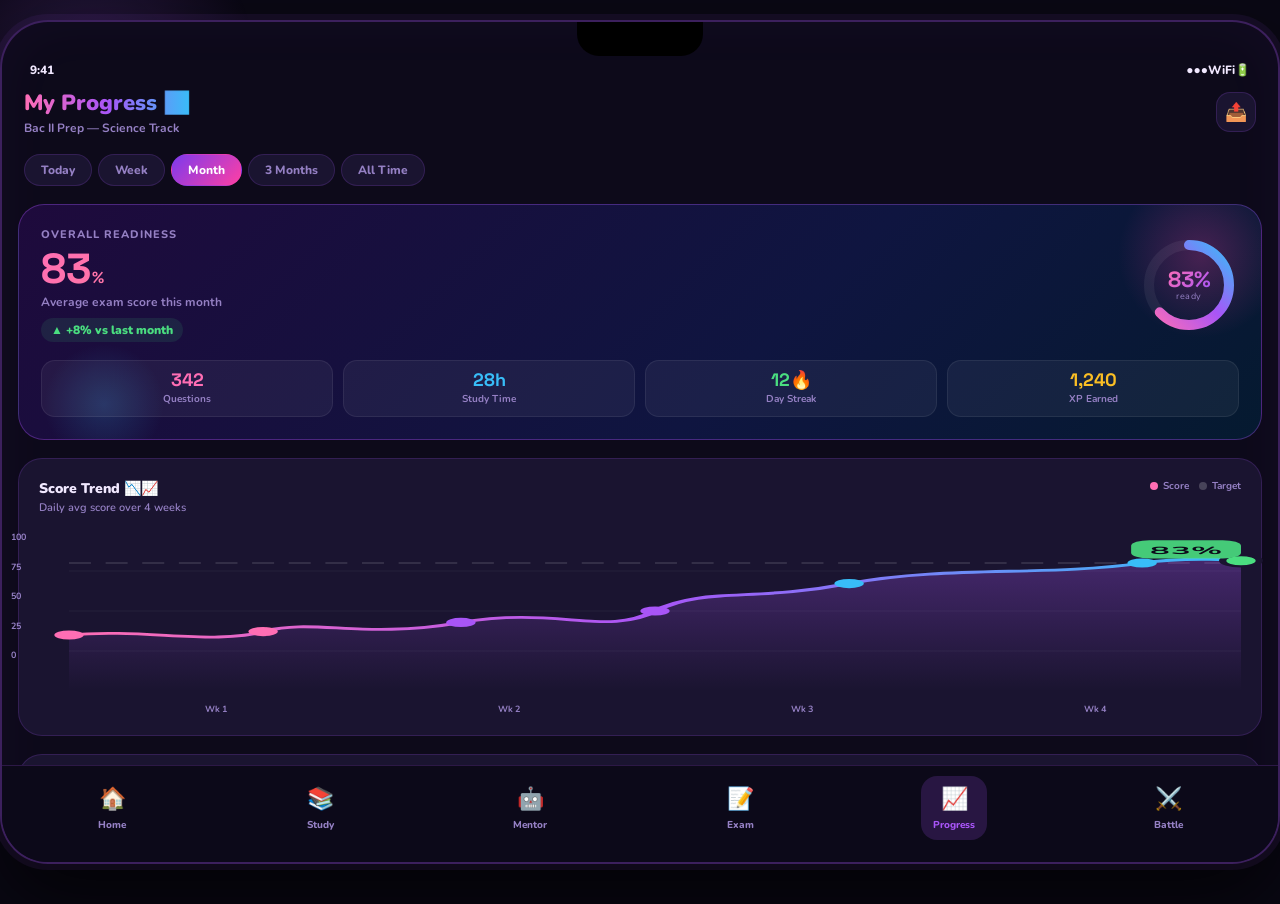
<file: kruai-progress (3).html>
<!DOCTYPE html>
<html lang="en">
<head>
<meta charset="UTF-8"/>
<meta name="viewport" content="width=device-width, initial-scale=1.0, maximum-scale=1.0"/>
<title>KruAI — Progress</title>
<link href="https://fonts.googleapis.com/css2?family=Nunito:wght@400;600;700;800;900&family=Space+Grotesk:wght@500;700&display=swap" rel="stylesheet"/>
<style>
  :root {
    --pink:    #ff6eb4;
    --pink2:   #ff3fa4;
    --purple:  #a855f7;
    --purple2: #7c3aed;
    --blue:    #38bdf8;
    --blue2:   #6366f1;
    --cyan:    #22d3ee;
    --mint:    #4ade80;
    --yellow:  #fbbf24;
    --red:     #f87171;
    --bg:      #0d0a1a;
    --card:    #130f24;
    --card2:   #1a1430;
    --border:  rgba(168,85,247,0.18);
    --text:    #f1e8ff;
    --muted:   #9580c4;
  }


  * { margin:0; padding:0; box-sizing:border-box; -webkit-tap-highlight-color:transparent; }

  /* ══ MOBILE — real full screen ══ */
  body {
    font-family: 'Nunito', sans-serif;
    background: var(--bg);
    color: var(--text);
    height: 100dvh;
    display: flex;
    flex-direction: column;
    overflow: hidden;
  }
  body::before {
    content: '';
    position: fixed; top: -100px; left: -80px;
    width: 340px; height: 340px;
    background: radial-gradient(circle, rgba(168,85,247,0.2) 0%, transparent 70%);
    pointer-events: none; z-index: 0;
  }
  body::after {
    content: '';
    position: fixed; bottom: 60px; right: -80px;
    width: 280px; height: 280px;
    background: radial-gradient(circle, rgba(56,189,248,0.15) 0%, transparent 70%);
    pointer-events: none; z-index: 0;
  }
  .phone {
    flex: 1; display: flex; flex-direction: column;
    background: var(--bg);
    overflow: hidden; position: relative; z-index: 1;
    border-radius: 0; border: none; box-shadow: none; width: 100%;
  }
  .notch { display: none; }
  .statusbar { display: none; }
  .scroll-area {
    overflow-y: auto; flex: 1; min-height: 0;
    padding-bottom: 4px; scrollbar-width: none;
  }
  .scroll-area::-webkit-scrollbar { display: none; }

  /* ── BOTTOM NAV mobile ── */
  .bottom-nav {
    background: rgba(13,10,26,0.98);
    backdrop-filter: blur(20px);
    border-top: 1px solid rgba(168,85,247,0.2);
    padding: 10px 6px env(safe-area-inset-bottom, 12px);
    display: flex; justify-content: space-around;
    z-index: 50; flex-shrink: 0;
  }

  /* ══ DESKTOP — fake phone shell ══ */
  @media (min-width: 500px) {
    body {
      height: auto; min-height: 100vh;
      display: flex; flex-direction: row;
      justify-content: center; align-items: flex-start;
      padding: 20px 0 40px;
      overflow-x: hidden; overflow-y: auto;
      background: #0a0814;
    }
    .phone {
      width: 390px; height: 844px;
      border-radius: 48px;
      border: 2px solid rgba(168,85,247,0.3);
      box-shadow: 0 0 0 6px rgba(168,85,247,0.07), 0 40px 80px rgba(0,0,0,0.7), inset 0 0 60px rgba(168,85,247,0.04);
      flex: none;
    }
    .notch {
      display: flex; width: 126px; height: 34px; background: #000;
      border-radius: 0 0 22px 22px; margin: 0 auto;
      align-items: center; justify-content: center;
      gap: 8px; position: relative; z-index: 10; flex-shrink: 0;
    }
    .statusbar {
      display: flex; align-items: center; justify-content: space-between;
      padding: 6px 28px 10px;
      font-size: 12px; font-weight: 800; color: var(--text); flex-shrink: 0;
    }
    .bottom-nav {
      padding: 10px 6px 22px;
    }
  }


  /* ── HEADER ── */
  .header {
    padding: 0 22px 18px;
    display: flex; align-items: center; justify-content: space-between;
  }
  .page-title {
    font-size: 22px; font-weight: 900;
    background: linear-gradient(90deg, var(--pink), var(--purple), var(--blue));
    -webkit-background-clip: text; -webkit-text-fill-color: transparent;
  }
  .page-sub { font-size: 12px; color: var(--muted); font-weight: 700; margin-top: 2px; }

  .icon-pill {
    width: 40px; height: 40px; border-radius: 14px;
    background: var(--card2); border: 1px solid var(--border);
    display: flex; align-items: center; justify-content: center;
    font-size: 18px; cursor: pointer; transition: transform 0.15s;
  }
  .icon-pill:active { transform: scale(0.93); }

  /* ── TIME FILTER ── */
  .time-filter {
    display: flex; gap: 6px;
    padding: 0 22px 18px;
    overflow-x: auto; scrollbar-width: none;
  }
  .time-filter::-webkit-scrollbar { display: none; }

  .tf-btn {
    font-size: 12px; font-weight: 800;
    padding: 7px 16px; border-radius: 30px;
    border: 1px solid var(--border);
    background: var(--card2);
    color: var(--muted); cursor: pointer;
    transition: all 0.18s; white-space: nowrap;
  }
  .tf-btn.active {
    background: linear-gradient(135deg, var(--purple2), var(--pink2));
    border-color: transparent; color: white;
  }

  /* ── SECTION ── */
  .section-row {
    display: flex; align-items: center; justify-content: space-between;
    padding: 0 22px 12px;
  }
  .section-title { font-size: 15px; font-weight: 900; }
  .section-see { font-size: 12px; font-weight: 800; color: var(--purple); }

  /* ── SCORE HERO CARD ── */
  .score-hero {
    margin: 0 16px 18px;
    background: linear-gradient(135deg, #1e0a3c 0%, #0f1540 60%, #051a30 100%);
    border: 1px solid rgba(168,85,247,0.35);
    border-radius: 26px;
    padding: 22px;
    position: relative; overflow: hidden;
  }
  .score-hero::before {
    content: '';
    position: absolute; top: -40px; right: -30px;
    width: 180px; height: 180px;
    background: radial-gradient(circle, rgba(255,62,164,0.25), transparent 65%);
  }
  .score-hero::after {
    content: '';
    position: absolute; bottom: -30px; left: 20px;
    width: 130px; height: 130px;
    background: radial-gradient(circle, rgba(56,189,248,0.18), transparent 65%);
  }

  .score-top { display: flex; align-items: center; justify-content: space-between; position: relative; z-index: 1; }
  .score-label { font-size: 11px; font-weight: 800; color: var(--muted); letter-spacing: 1px; text-transform: uppercase; margin-bottom: 6px; }

  /* Donut chart */
  .donut-wrap { position: relative; width: 100px; height: 100px; flex-shrink: 0; }
  .donut-wrap svg { transform: rotate(-90deg); }
  .donut-bg { fill: none; stroke: rgba(255,255,255,0.06); stroke-width: 10; }
  .donut-fill {
    fill: none; stroke-width: 10;
    stroke-linecap: round;
    stroke-dasharray: 251.2;
    stroke-dashoffset: 93; /* 63% = 251.2 * 0.37 */
    stroke: url(#donutGrad);
    transition: stroke-dashoffset 1.2s ease;
  }
  .donut-center {
    position: absolute; top:50%; left:50%;
    transform: translate(-50%,-50%);
    text-align: center;
  }
  .donut-pct {
    font-family: 'Space Grotesk', sans-serif;
    font-size: 22px; font-weight: 700;
    background: linear-gradient(135deg, var(--pink), var(--purple));
    -webkit-background-clip: text; -webkit-text-fill-color: transparent;
    line-height: 1;
  }
  .donut-lbl { font-size: 9px; color: var(--muted); letter-spacing: 0.5px; }

  .score-stats { flex: 1; padding-right: 18px; }
  .score-big {
    font-family: 'Space Grotesk', sans-serif;
    font-size: 42px; font-weight: 700;
    background: linear-gradient(135deg, var(--pink), var(--yellow));
    -webkit-background-clip: text; -webkit-text-fill-color: transparent;
    line-height: 1;
  }
  .score-unit { font-size: 16px; color: var(--muted); font-weight: 700; }
  .score-desc { font-size: 12px; color: var(--muted); font-weight: 700; margin-top: 4px; }
  .score-change {
    display: inline-flex; align-items: center; gap: 4px;
    font-size: 12px; font-weight: 900;
    color: var(--mint); margin-top: 8px;
    background: rgba(74,222,128,0.1); border-radius: 20px; padding: 4px 10px;
  }

  /* mini metric row */
  .mini-metrics {
    display: flex; gap: 10px; margin-top: 18px; position: relative; z-index: 1;
  }
  .mm-item {
    flex: 1; background: rgba(255,255,255,0.05); border-radius: 14px;
    padding: 10px 12px; border: 1px solid rgba(255,255,255,0.07);
    text-align: center;
  }
  .mm-val {
    font-family: 'Space Grotesk', sans-serif;
    font-size: 18px; font-weight: 700; line-height: 1;
  }
  .mm-lbl { font-size: 10px; color: var(--muted); font-weight: 700; margin-top: 3px; }

  /* ── LINE CHART CARD ── */
  .chart-card {
    margin: 0 16px 18px;
    background: var(--card2);
    border: 1px solid var(--border);
    border-radius: 24px;
    padding: 20px;
  }

  .chart-header { display: flex; align-items: flex-start; justify-content: space-between; margin-bottom: 16px; }
  .chart-title { font-size: 14px; font-weight: 900; }
  .chart-sub { font-size: 11px; color: var(--muted); font-weight: 600; margin-top: 2px; }

  .chart-legend { display: flex; gap: 10px; }
  .leg-item { display: flex; align-items: center; gap: 5px; font-size: 10px; font-weight: 700; color: var(--muted); }
  .leg-dot { width: 8px; height: 8px; border-radius: 50%; }

  /* SVG line chart */
  .line-chart-wrap { width: 100%; position: relative; }
  .line-chart-wrap svg { width: 100%; height: 160px; overflow: visible; }

  .y-labels { display: flex; flex-direction: column; justify-content: space-between; height: 130px; position: absolute; left: -28px; top: 0; }
  .y-lbl { font-size: 9px; color: var(--muted); font-weight: 700; }

  .x-labels { display: flex; justify-content: space-between; padding: 6px 0 0; }
  .x-lbl { font-size: 9px; color: var(--muted); font-weight: 700; flex: 1; text-align: center; }

  /* ── BAR CHART CARD ── */
  .bar-chart-wrap {
    display: flex; align-items: flex-end; justify-content: space-between;
    height: 120px; gap: 6px; padding: 0 4px;
  }

  .bar-col { display: flex; flex-direction: column; align-items: center; flex: 1; gap: 4px; }
  .bar-stack { width: 100%; display: flex; flex-direction: column; justify-content: flex-end; border-radius: 8px 8px 0 0; overflow: hidden; }

  .b-fill {
    width: 100%; border-radius: 8px 8px 0 0;
    transition: height 1s ease;
  }
  .bar-val { font-size: 9px; font-weight: 800; color: var(--muted); }
  .bar-lbl { font-size: 9px; font-weight: 800; color: var(--muted); }

  /* ── SUBJECT BREAKDOWN ── */
  .subj-breakdown { display: flex; flex-direction: column; gap: 12px; padding: 0 16px; }

  .subj-row {
    background: var(--card2);
    border: 1px solid var(--border);
    border-radius: 18px;
    padding: 14px 16px;
    cursor: pointer; transition: transform 0.15s;
  }
  .subj-row:active { transform: scale(0.98); }

  .subj-top-row { display: flex; align-items: center; gap: 10px; margin-bottom: 10px; }
  .subj-emoji { font-size: 20px; }
  .subj-info { flex: 1; }
  .subj-name-txt { font-size: 13px; font-weight: 800; }
  .subj-sessions { font-size: 10px; color: var(--muted); font-weight: 700; margin-top: 1px; }

  .subj-right { text-align: right; }
  .subj-score {
    font-family: 'Space Grotesk', sans-serif;
    font-size: 18px; font-weight: 700;
  }
  .subj-trend { font-size: 10px; font-weight: 800; }
  .trend-up { color: var(--mint); }
  .trend-dn { color: var(--red); }

  .subj-prog-track {
    height: 7px; background: rgba(255,255,255,0.06); border-radius: 10px; overflow: hidden;
  }
  .subj-prog-fill { height: 100%; border-radius: 10px; transition: width 1.2s ease; }

  /* mini sparkline per subject */
  .sparkline { display: flex; align-items: flex-end; gap: 3px; height: 28px; margin-top: 8px; }
  .spark-bar {
    flex: 1; border-radius: 3px 3px 0 0;
    transition: height 0.8s ease;
  }

  /* ── WEAK / STRONG AREAS ── */
  .areas-grid { display: grid; grid-template-columns: 1fr 1fr; gap: 10px; padding: 0 16px; }

  .area-card {
    border-radius: 18px; padding: 14px;
    border: 1px solid transparent;
    cursor: pointer; transition: transform 0.15s;
  }
  .area-card:active { transform: scale(0.97); }
  .area-weak { background: rgba(248,113,113,0.08); border-color: rgba(248,113,113,0.25); }
  .area-strong { background: rgba(74,222,128,0.08); border-color: rgba(74,222,128,0.25); }

  .area-icon { font-size: 22px; margin-bottom: 8px; }
  .area-label { font-size: 10px; font-weight: 900; text-transform: uppercase; letter-spacing: 1px; margin-bottom: 6px; }
  .area-label.weak { color: var(--red); }
  .area-label.strong { color: var(--mint); }
  .area-topic { font-size: 12px; font-weight: 800; margin-bottom: 3px; }
  .area-sub { font-size: 10px; color: var(--muted); font-weight: 700; }

  /* ── HEATMAP ── */
  .heatmap-wrap {
    margin: 0 16px 18px;
    background: var(--card2);
    border: 1px solid var(--border);
    border-radius: 24px;
    padding: 18px 20px;
  }

  .hmap-grid {
    display: grid;
    grid-template-columns: repeat(7, 1fr);
    gap: 4px;
    margin-top: 12px;
  }
  .hmap-lbl { font-size: 8px; color: var(--muted); font-weight: 700; text-align: center; padding-bottom: 3px; }
  .hmap-cell {
    aspect-ratio: 1; border-radius: 5px;
    cursor: pointer; transition: transform 0.1s;
  }
  .hmap-cell:hover { transform: scale(1.2); }
  .h0 { background: rgba(255,255,255,0.05); }
  .h1 { background: rgba(168,85,247,0.25); }
  .h2 { background: rgba(168,85,247,0.5); }
  .h3 { background: rgba(168,85,247,0.75); }
  .h4 { background: linear-gradient(135deg, var(--pink), var(--purple)); }

  .hmap-legend { display: flex; align-items: center; gap: 5px; margin-top: 10px; justify-content: flex-end; }
  .hmap-leg-lbl { font-size: 9px; color: var(--muted); font-weight: 700; }
  .hmap-swatch { width: 12px; height: 12px; border-radius: 3px; }

  /* ── INSIGHT CARDS ── */
  .insights-row { display: flex; gap: 10px; padding: 0 16px; overflow-x: auto; scrollbar-width: none; margin-bottom: 10px; }
  .insights-row::-webkit-scrollbar { display: none; }

  .insight-card {
    min-width: 160px; border-radius: 18px; padding: 14px;
    flex-shrink: 0;
    border: 1px solid transparent;
    cursor: pointer; transition: transform 0.15s;
  }
  .insight-card:active { transform: scale(0.97); }
  .ic-purple { background: rgba(168,85,247,0.1); border-color: rgba(168,85,247,0.3); }
  .ic-pink   { background: rgba(255,110,180,0.1); border-color: rgba(255,110,180,0.3); }
  .ic-blue   { background: rgba(56,189,248,0.1);  border-color: rgba(56,189,248,0.3); }

  .ic-icon { font-size: 22px; margin-bottom: 8px; }
  .ic-title { font-size: 12px; font-weight: 900; margin-bottom: 3px; }
  .ic-body { font-size: 11px; color: var(--muted); font-weight: 600; line-height: 1.5; }


  .nav-btn {
    display: flex; flex-direction: column; align-items: center; gap: 4px;
    padding: 8px 12px; border-radius: 16px;
    cursor: pointer; transition: all 0.18s; min-width: 54px;
  }
  .nav-btn.active { background: rgba(168,85,247,0.18); }
  .nav-icon-wrap { font-size: 22px; }
  .nav-lbl { font-size: 10px; font-weight: 800; color: var(--muted); }
  .nav-btn.active .nav-lbl { color: var(--purple); }

  /* ── ANIMATIONS ── */
  @keyframes slideUp {
    from { opacity:0; transform: translateY(20px); }
    to   { opacity:1; transform: translateY(0); }
  }
  .score-hero    { animation: slideUp 0.4s ease both 0.05s; }
  .chart-card    { animation: slideUp 0.4s ease both 0.1s; }
  .subj-breakdown { animation: slideUp 0.4s ease both 0.15s; }
  .areas-grid    { animation: slideUp 0.4s ease both 0.2s; }
  .heatmap-wrap  { animation: slideUp 0.4s ease both 0.25s; }
  .insights-row  { animation: slideUp 0.4s ease both 0.3s; }
</style>
</head>
<body>
<div class="phone" style="display:flex;flex-direction:column;flex:1;">
  <div class="notch">
    <div class="notch-mic"></div>
    <div class="notch-cam"></div>
  </div>
  <div class="statusbar">
    <span>9:41</span>
    <div class="status-icons"><span>●●●</span><span>WiFi</span><span>🔋</span></div>
  </div>

  <div class="scroll-area">

    <!-- HEADER -->
    <div class="header">
      <div>
        <div class="page-title">My Progress 📈</div>
        <div class="page-sub">Bac II Prep — Science Track</div>
      </div>
      <div class="icon-pill">📤</div>
    </div>

    <!-- TIME FILTER -->
    <div class="time-filter">
      <div class="tf-btn">Today</div>
      <div class="tf-btn">Week</div>
      <div class="tf-btn active">Month</div>
      <div class="tf-btn">3 Months</div>
      <div class="tf-btn">All Time</div>
    </div>

    <!-- SCORE HERO CARD -->
    <div class="score-hero">
      <div class="score-top">
        <div class="score-stats">
          <div class="score-label">Overall Readiness</div>
          <div class="score-big">83<span class="score-unit">%</span></div>
          <div class="score-desc">Average exam score this month</div>
          <div class="score-change">▲ +8% vs last month</div>
        </div>
        <div class="donut-wrap">
          <svg viewBox="0 0 100 100" width="100" height="100">
            <defs>
              <linearGradient id="donutGrad" x1="0%" y1="0%" x2="100%" y2="100%">
                <stop offset="0%" style="stop-color:var(--pink)"/>
                <stop offset="50%" style="stop-color:var(--purple)"/>
                <stop offset="100%" style="stop-color:var(--blue)"/>
              </linearGradient>
            </defs>
            <circle class="donut-bg" cx="50" cy="50" r="40"/>
            <circle class="donut-fill" cx="50" cy="50" r="40"/>
          </svg>
          <div class="donut-center">
            <div class="donut-pct">83%</div>
            <div class="donut-lbl">ready</div>
          </div>
        </div>
      </div>
      <div class="mini-metrics">
        <div class="mm-item">
          <div class="mm-val" style="color:var(--pink)">342</div>
          <div class="mm-lbl">Questions</div>
        </div>
        <div class="mm-item">
          <div class="mm-val" style="color:var(--blue)">28h</div>
          <div class="mm-lbl">Study Time</div>
        </div>
        <div class="mm-item">
          <div class="mm-val" style="color:var(--mint)">12🔥</div>
          <div class="mm-lbl">Day Streak</div>
        </div>
        <div class="mm-item">
          <div class="mm-val" style="color:var(--yellow)">1,240</div>
          <div class="mm-lbl">XP Earned</div>
        </div>
      </div>
    </div>

    <!-- LINE CHART — Score Trend -->
    <div class="chart-card">
      <div class="chart-header">
        <div>
          <div class="chart-title">Score Trend 📉📈</div>
          <div class="chart-sub">Daily avg score over 4 weeks</div>
        </div>
        <div class="chart-legend">
          <div class="leg-item"><div class="leg-dot" style="background:var(--pink)"></div>Score</div>
          <div class="leg-item"><div class="leg-dot" style="background:rgba(255,255,255,0.2)"></div>Target</div>
        </div>
      </div>
      <div style="position:relative; padding-left:30px;">
        <div class="y-labels">
          <span class="y-lbl">100</span>
          <span class="y-lbl">75</span>
          <span class="y-lbl">50</span>
          <span class="y-lbl">25</span>
          <span class="y-lbl">0</span>
        </div>
        <div class="line-chart-wrap">
          <svg viewBox="0 0 320 140" preserveAspectRatio="none">
            <defs>
              <linearGradient id="lineGrad" x1="0" y1="0" x2="1" y2="0">
                <stop offset="0%" stop-color="#ff6eb4"/>
                <stop offset="50%" stop-color="#a855f7"/>
                <stop offset="100%" stop-color="#38bdf8"/>
              </linearGradient>
              <linearGradient id="areaGrad" x1="0" y1="0" x2="0" y2="1">
                <stop offset="0%" stop-color="#a855f7" stop-opacity="0.3"/>
                <stop offset="100%" stop-color="#a855f7" stop-opacity="0"/>
              </linearGradient>
            </defs>
            <!-- grid lines -->
            <line x1="0" y1="35" x2="320" y2="35" stroke="rgba(255,255,255,0.05)" stroke-width="1"/>
            <line x1="0" y1="70" x2="320" y2="70" stroke="rgba(255,255,255,0.05)" stroke-width="1"/>
            <line x1="0" y1="105" x2="320" y2="105" stroke="rgba(255,255,255,0.05)" stroke-width="1"/>
            <!-- target line -->
            <line x1="0" y1="28" x2="320" y2="28" stroke="rgba(255,255,255,0.15)" stroke-width="1.5" stroke-dasharray="6,4"/>
            <!-- area fill -->
            <path d="M0,91 C20,85 40,100 53,88 C67,76 80,95 107,80 C133,66 147,92 160,70 C173,49 187,62 213,46 C240,30 267,40 293,28 C306,22 320,26 320,26 L320,140 L0,140 Z"
                  fill="url(#areaGrad)"/>
            <!-- score line -->
            <path d="M0,91 C20,85 40,100 53,88 C67,76 80,95 107,80 C133,66 147,92 160,70 C173,49 187,62 213,46 C240,30 267,40 293,28 C306,22 320,26 320,26"
                  fill="none" stroke="url(#lineGrad)" stroke-width="2.5" stroke-linecap="round" stroke-linejoin="round"/>
            <!-- data points -->
            <circle cx="0" cy="91" r="4" fill="var(--pink)"/>
            <circle cx="53" cy="88" r="4" fill="var(--pink)"/>
            <circle cx="107" cy="80" r="4" fill="var(--purple)"/>
            <circle cx="160" cy="70" r="4" fill="var(--purple)"/>
            <circle cx="213" cy="46" r="4" fill="var(--blue)"/>
            <circle cx="293" cy="28" r="4" fill="var(--blue)"/>
            <circle cx="320" cy="26" r="5" fill="var(--mint)" stroke="var(--card2)" stroke-width="2"/>
            <!-- today tooltip -->
            <rect x="290" y="8" width="30" height="16" rx="5" fill="var(--mint)" opacity="0.9"/>
            <text x="305" y="20" text-anchor="middle" fill="#0d0a1a" font-size="9" font-weight="bold" font-family="Nunito">83%</text>
          </svg>
        </div>
        <div class="x-labels">
          <span class="x-lbl">Wk 1</span>
          <span class="x-lbl">Wk 2</span>
          <span class="x-lbl">Wk 3</span>
          <span class="x-lbl">Wk 4</span>
        </div>
      </div>
    </div>

    <!-- BAR CHART — Questions per Subject -->
    <div class="chart-card">
      <div class="chart-header">
        <div>
          <div class="chart-title">Questions Answered 📊</div>
          <div class="chart-sub">Per subject this month</div>
        </div>
      </div>
      <div class="bar-chart-wrap">
        <!-- Math -->
        <div class="bar-col">
          <div class="bar-val">98</div>
          <div style="flex:1;width:100%;display:flex;align-items:flex-end;">
            <div class="b-fill" style="height:98px;width:100%;background:linear-gradient(180deg,var(--purple),var(--purple2));border-radius:8px 8px 0 0;"></div>
          </div>
          <div class="bar-lbl">Math</div>
        </div>
        <!-- Chemistry -->
        <div class="bar-col">
          <div class="bar-val">72</div>
          <div style="flex:1;width:100%;display:flex;align-items:flex-end;">
            <div class="b-fill" style="height:72px;width:100%;background:linear-gradient(180deg,var(--blue),var(--blue2));border-radius:8px 8px 0 0;"></div>
          </div>
          <div class="bar-lbl">Chem</div>
        </div>
        <!-- Physics -->
        <div class="bar-col">
          <div class="bar-val">85</div>
          <div style="flex:1;width:100%;display:flex;align-items:flex-end;">
            <div class="b-fill" style="height:85px;width:100%;background:linear-gradient(180deg,var(--pink),var(--pink2));border-radius:8px 8px 0 0;"></div>
          </div>
          <div class="bar-lbl">Phys</div>
        </div>
        <!-- Biology -->
        <div class="bar-col">
          <div class="bar-val">54</div>
          <div style="flex:1;width:100%;display:flex;align-items:flex-end;">
            <div class="b-fill" style="height:54px;width:100%;background:linear-gradient(180deg,var(--mint),#16a34a);border-radius:8px 8px 0 0;"></div>
          </div>
          <div class="bar-lbl">Bio</div>
        </div>
        <!-- Geography -->
        <div class="bar-col">
          <div class="bar-val">33</div>
          <div style="flex:1;width:100%;display:flex;align-items:flex-end;">
            <div class="b-fill" style="height:33px;width:100%;background:linear-gradient(180deg,var(--yellow),#d97706);border-radius:8px 8px 0 0;"></div>
          </div>
          <div class="bar-lbl">Geo</div>
        </div>
      </div>
    </div>

    <!-- SUBJECT BREAKDOWN -->
    <div class="section-row">
      <div class="section-title">Subject Breakdown 🎯</div>
    </div>
    <div class="subj-breakdown">

      <!-- Math -->
      <div class="subj-row">
        <div class="subj-top-row">
          <div class="subj-emoji">🧮</div>
          <div class="subj-info">
            <div class="subj-name-txt">Mathematics</div>
            <div class="subj-sessions">24 sessions · 98 questions</div>
          </div>
          <div class="subj-right">
            <div class="subj-score" style="color:var(--purple)">78%</div>
            <div class="subj-trend trend-up">▲ +6%</div>
          </div>
        </div>
        <div class="subj-prog-track">
          <div class="subj-prog-fill" style="width:78%;background:linear-gradient(90deg,var(--purple),var(--pink))"></div>
        </div>
        <div class="sparkline">
          <div class="spark-bar" style="height:40%;background:rgba(168,85,247,0.4)"></div>
          <div class="spark-bar" style="height:55%;background:rgba(168,85,247,0.5)"></div>
          <div class="spark-bar" style="height:50%;background:rgba(168,85,247,0.5)"></div>
          <div class="spark-bar" style="height:65%;background:rgba(168,85,247,0.6)"></div>
          <div class="spark-bar" style="height:70%;background:rgba(168,85,247,0.6)"></div>
          <div class="spark-bar" style="height:75%;background:rgba(168,85,247,0.7)"></div>
          <div class="spark-bar" style="height:78%;background:var(--purple)"></div>
        </div>
      </div>

      <!-- Chemistry -->
      <div class="subj-row">
        <div class="subj-top-row">
          <div class="subj-emoji">⚗️</div>
          <div class="subj-info">
            <div class="subj-name-txt">Chemistry</div>
            <div class="subj-sessions">18 sessions · 72 questions</div>
          </div>
          <div class="subj-right">
            <div class="subj-score" style="color:var(--blue)">65%</div>
            <div class="subj-trend trend-dn">▼ -2%</div>
          </div>
        </div>
        <div class="subj-prog-track">
          <div class="subj-prog-fill" style="width:65%;background:linear-gradient(90deg,var(--blue),var(--cyan))"></div>
        </div>
        <div class="sparkline">
          <div class="spark-bar" style="height:70%;background:rgba(56,189,248,0.5)"></div>
          <div class="spark-bar" style="height:68%;background:rgba(56,189,248,0.5)"></div>
          <div class="spark-bar" style="height:72%;background:rgba(56,189,248,0.55)"></div>
          <div class="spark-bar" style="height:66%;background:rgba(56,189,248,0.5)"></div>
          <div class="spark-bar" style="height:60%;background:rgba(56,189,248,0.45)"></div>
          <div class="spark-bar" style="height:63%;background:rgba(56,189,248,0.5)"></div>
          <div class="spark-bar" style="height:65%;background:var(--blue)"></div>
        </div>
      </div>

      <!-- Physics -->
      <div class="subj-row">
        <div class="subj-top-row">
          <div class="subj-emoji">🔭</div>
          <div class="subj-info">
            <div class="subj-name-txt">Physics</div>
            <div class="subj-sessions">22 sessions · 85 questions</div>
          </div>
          <div class="subj-right">
            <div class="subj-score" style="color:var(--pink)">91%</div>
            <div class="subj-trend trend-up">▲ +11%</div>
          </div>
        </div>
        <div class="subj-prog-track">
          <div class="subj-prog-fill" style="width:91%;background:linear-gradient(90deg,var(--pink2),var(--purple))"></div>
        </div>
        <div class="sparkline">
          <div class="spark-bar" style="height:55%;background:rgba(255,110,180,0.4)"></div>
          <div class="spark-bar" style="height:65%;background:rgba(255,110,180,0.5)"></div>
          <div class="spark-bar" style="height:72%;background:rgba(255,110,180,0.6)"></div>
          <div class="spark-bar" style="height:78%;background:rgba(255,110,180,0.7)"></div>
          <div class="spark-bar" style="height:84%;background:rgba(255,110,180,0.8)"></div>
          <div class="spark-bar" style="height:88%;background:rgba(255,110,180,0.9)"></div>
          <div class="spark-bar" style="height:91%;background:var(--pink)"></div>
        </div>
      </div>

      <!-- Biology -->
      <div class="subj-row">
        <div class="subj-top-row">
          <div class="subj-emoji">🌿</div>
          <div class="subj-info">
            <div class="subj-name-txt">Biology</div>
            <div class="subj-sessions">12 sessions · 54 questions</div>
          </div>
          <div class="subj-right">
            <div class="subj-score" style="color:var(--mint)">54%</div>
            <div class="subj-trend trend-up">▲ +3%</div>
          </div>
        </div>
        <div class="subj-prog-track">
          <div class="subj-prog-fill" style="width:54%;background:linear-gradient(90deg,var(--mint),var(--cyan))"></div>
        </div>
        <div class="sparkline">
          <div class="spark-bar" style="height:48%;background:rgba(74,222,128,0.4)"></div>
          <div class="spark-bar" style="height:50%;background:rgba(74,222,128,0.45)"></div>
          <div class="spark-bar" style="height:45%;background:rgba(74,222,128,0.4)"></div>
          <div class="spark-bar" style="height:52%;background:rgba(74,222,128,0.5)"></div>
          <div class="spark-bar" style="height:50%;background:rgba(74,222,128,0.5)"></div>
          <div class="spark-bar" style="height:53%;background:rgba(74,222,128,0.55)"></div>
          <div class="spark-bar" style="height:54%;background:var(--mint)"></div>
        </div>
      </div>

    </div>

    <!-- WEAK / STRONG AREAS -->
    <div class="section-row" style="margin-top:18px">
      <div class="section-title">Focus Areas 🔍</div>
    </div>
    <div class="areas-grid">
      <div class="area-card area-weak">
        <div class="area-icon">⚠️</div>
        <div class="area-label weak">Need Work</div>
        <div class="area-topic">Oxidation States</div>
        <div class="area-sub">Chemistry · 48% avg</div>
      </div>
      <div class="area-card area-strong">
        <div class="area-icon">⭐</div>
        <div class="area-label strong">Strongest</div>
        <div class="area-topic">Mechanics</div>
        <div class="area-sub">Physics · 95% avg</div>
      </div>
      <div class="area-card area-weak">
        <div class="area-icon">📉</div>
        <div class="area-label weak">Declining</div>
        <div class="area-topic">Organic Chem</div>
        <div class="area-sub">Chemistry · ▼ -5%</div>
      </div>
      <div class="area-card area-strong">
        <div class="area-icon">🚀</div>
        <div class="area-label strong">Most Improved</div>
        <div class="area-topic">Calculus</div>
        <div class="area-sub">Math · ▲ +14%</div>
      </div>
    </div>

    <!-- ACTIVITY HEATMAP -->
    <div class="heatmap-wrap" style="margin-top:18px">
      <div class="chart-header">
        <div>
          <div class="chart-title">Study Activity 🗓️</div>
          <div class="chart-sub">Questions answered per day</div>
        </div>
      </div>
      <div class="hmap-grid">
        <div class="hmap-lbl">S</div><div class="hmap-lbl">M</div><div class="hmap-lbl">T</div>
        <div class="hmap-lbl">W</div><div class="hmap-lbl">T</div><div class="hmap-lbl">F</div><div class="hmap-lbl">S</div>

        <div class="hmap-cell h0"></div><div class="hmap-cell h1"></div><div class="hmap-cell h2"></div>
        <div class="hmap-cell h3"></div><div class="hmap-cell h2"></div><div class="hmap-cell h4"></div><div class="hmap-cell h0"></div>

        <div class="hmap-cell h2"></div><div class="hmap-cell h4"></div><div class="hmap-cell h3"></div>
        <div class="hmap-cell h4"></div><div class="hmap-cell h3"></div><div class="hmap-cell h2"></div><div class="hmap-cell h0"></div>

        <div class="hmap-cell h1"></div><div class="hmap-cell h3"></div><div class="hmap-cell h4"></div>
        <div class="hmap-cell h4"></div><div class="hmap-cell h4"></div><div class="hmap-cell h3"></div><div class="hmap-cell h0"></div>

        <div class="hmap-cell h2"></div><div class="hmap-cell h4"></div><div class="hmap-cell h3"></div>
        <div class="hmap-cell h4"></div><div class="hmap-cell h2"></div><div class="hmap-cell h0"></div><div class="hmap-cell h0"></div>
      </div>
      <div class="hmap-legend">
        <div class="hmap-leg-lbl">Less</div>
        <div class="hmap-swatch h0"></div>
        <div class="hmap-swatch h1"></div>
        <div class="hmap-swatch h2"></div>
        <div class="hmap-swatch h3"></div>
        <div class="hmap-swatch h4"></div>
        <div class="hmap-leg-lbl">More</div>
      </div>
    </div>

    <!-- AI INSIGHTS -->
    <div class="section-row">
      <div class="section-title">AI Insights 🤖✨</div>
    </div>
    <div class="insights-row">
      <div class="insight-card ic-purple">
        <div class="ic-icon">💡</div>
        <div class="ic-title">Study Tip</div>
        <div class="ic-body">Your Physics score jumps after morning sessions. Try studying it before 10am!</div>
      </div>
      <div class="insight-card ic-pink">
        <div class="ic-icon">⚠️</div>
        <div class="ic-title">Watch Out</div>
        <div class="ic-body">Chemistry is dropping. You haven't practiced Organic in 5 days.</div>
      </div>
      <div class="insight-card ic-blue">
        <div class="ic-icon">🎯</div>
        <div class="ic-title">Next Goal</div>
        <div class="ic-body">Reach 85% avg score to unlock the Gold badge. Only 2% away!</div>
      </div>
    </div>

  </div><!-- /scroll-area -->

  <!-- BOTTOM NAV -->
  <div class="bottom-nav">
    <div class="nav-btn" onclick="window.location.href='index.html'" style="cursor:pointer">
      <div class="nav-icon-wrap">🏠</div>
      <div class="nav-lbl">Home</div>
    </div>
    <div class="nav-btn" onclick="window.location.href='index.html'" style="cursor:pointer">
      <div class="nav-icon-wrap">📚</div>
      <div class="nav-lbl">Study</div>
    </div>
    <div class="nav-btn" onclick="window.location.href='index.html'" style="cursor:pointer">
      <div class="nav-icon-wrap">🤖</div>
      <div class="nav-lbl">Mentor</div>
    </div>
    <div class="nav-btn" onclick="window.location.href='index.html'" style="cursor:pointer">
      <div class="nav-icon-wrap">📝</div>
      <div class="nav-lbl">Exam</div>
    </div>
    <div class="nav-btn active">
      <div class="nav-icon-wrap">📈</div>
      <div class="nav-lbl">Progress</div>
    </div>
    <div class="nav-btn" onclick="window.location.href='kruai-competition.html'" style="cursor:pointer">
      <div class="nav-icon-wrap">⚔️</div>
      <div class="nav-lbl">Battle</div>
    </div>
  </div>

</div>
</body>
</html>
</file>
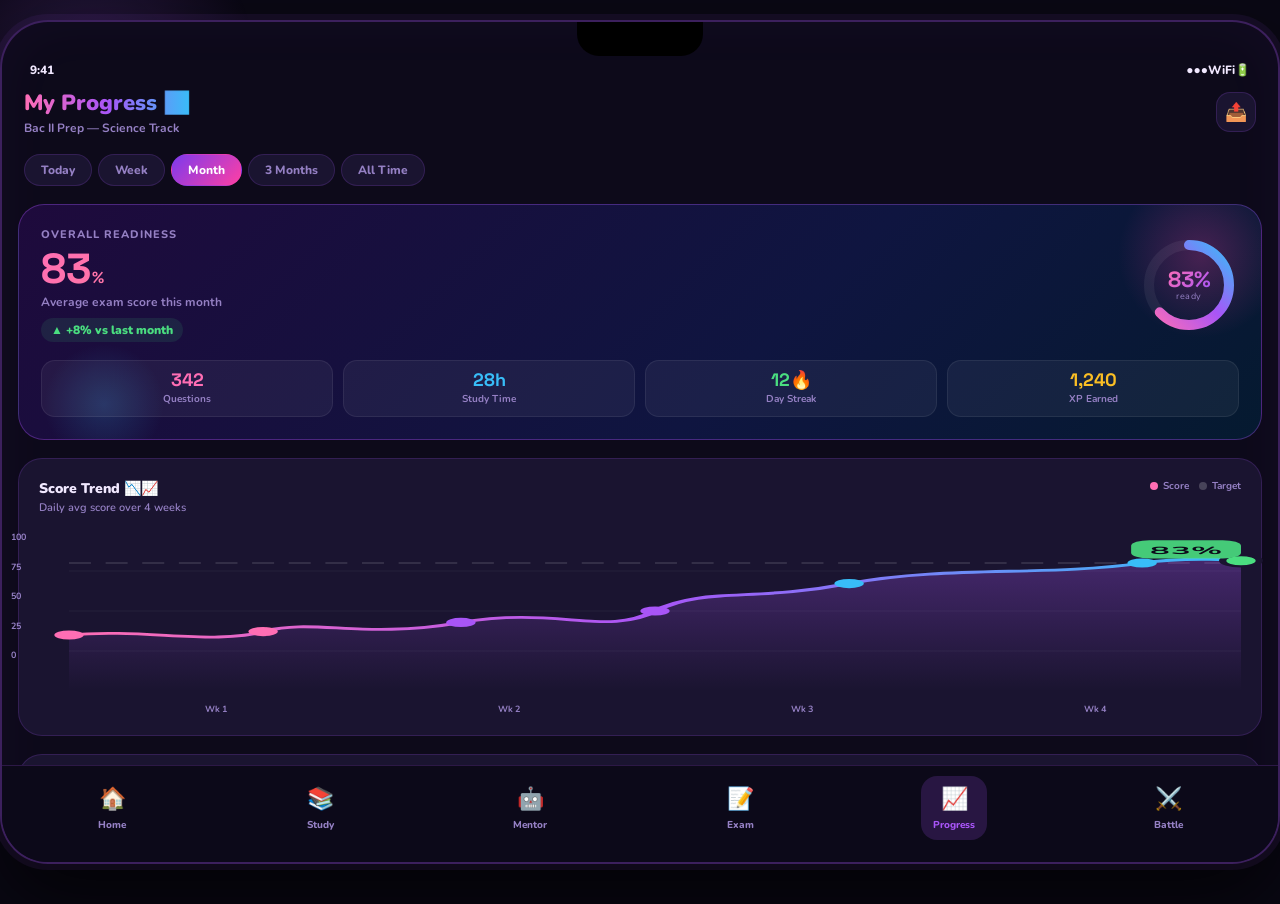
<file: Kruai-progress.html>
<!DOCTYPE html>
<html lang="en">
<head>
<meta charset="UTF-8"/>
<meta name="viewport" content="width=device-width, initial-scale=1.0, maximum-scale=1.0"/>
<title>BrachNha — Progress</title>
<link href="https://fonts.googleapis.com/css2?family=Nunito:wght@400;600;700;800;900&family=Space+Grotesk:wght@500;700&display=swap" rel="stylesheet"/>
<style>
  :root {
    --pink:    #ff6eb4;
    --pink2:   #ff3fa4;
    --purple:  #a855f7;
    --purple2: #7c3aed;
    --blue:    #38bdf8;
    --blue2:   #6366f1;
    --cyan:    #22d3ee;
    --mint:    #4ade80;
    --yellow:  #fbbf24;
    --red:     #f87171;
    --bg:      #0d0a1a;
    --card:    #130f24;
    --card2:   #1a1430;
    --border:  rgba(168,85,247,0.18);
    --text:    #f1e8ff;
    --muted:   #9580c4;
  }


  * { margin:0; padding:0; box-sizing:border-box; -webkit-tap-highlight-color:transparent; }

  /* ══ MOBILE — real full screen ══ */
  body {
    font-family: 'Nunito', sans-serif;
    background: var(--bg);
    color: var(--text);
    height: 100dvh;
    display: flex;
    flex-direction: column;
    overflow: hidden;
  }
  body::before {
    content: '';
    position: fixed; top: -100px; left: -80px;
    width: 340px; height: 340px;
    background: radial-gradient(circle, rgba(168,85,247,0.2) 0%, transparent 70%);
    pointer-events: none; z-index: 0;
  }
  body::after {
    content: '';
    position: fixed; bottom: 60px; right: -80px;
    width: 280px; height: 280px;
    background: radial-gradient(circle, rgba(56,189,248,0.15) 0%, transparent 70%);
    pointer-events: none; z-index: 0;
  }
  .phone {
    flex: 1; display: flex; flex-direction: column;
    background: var(--bg);
    overflow: hidden; position: relative; z-index: 1;
    border-radius: 0; border: none; box-shadow: none; width: 100%;
  }
  .notch { display: none; }
  .statusbar { display: none; }
  .scroll-area {
    overflow-y: auto; flex: 1; min-height: 0;
    padding-bottom: 4px; scrollbar-width: none;
  }
  .scroll-area::-webkit-scrollbar { display: none; }

  /* ── BOTTOM NAV mobile ── */
  .bottom-nav {
    background: rgba(13,10,26,0.98);
    backdrop-filter: blur(20px);
    border-top: 1px solid rgba(168,85,247,0.2);
    padding: 10px 6px env(safe-area-inset-bottom, 12px);
    display: flex; justify-content: space-around;
    z-index: 50; flex-shrink: 0;
  }

  /* ══ DESKTOP — fake phone shell ══ */
  @media (min-width: 500px) {
    body {
      height: auto; min-height: 100vh;
      display: flex; flex-direction: row;
      justify-content: center; align-items: flex-start;
      padding: 20px 0 40px;
      overflow-x: hidden; overflow-y: auto;
      background: #0a0814;
    }
    .phone {
      width: 390px; height: 844px;
      border-radius: 48px;
      border: 2px solid rgba(168,85,247,0.3);
      box-shadow: 0 0 0 6px rgba(168,85,247,0.07), 0 40px 80px rgba(0,0,0,0.7), inset 0 0 60px rgba(168,85,247,0.04);
      flex: none;
    }
    .notch {
      display: flex; width: 126px; height: 34px; background: #000;
      border-radius: 0 0 22px 22px; margin: 0 auto;
      align-items: center; justify-content: center;
      gap: 8px; position: relative; z-index: 10; flex-shrink: 0;
    }
    .statusbar {
      display: flex; align-items: center; justify-content: space-between;
      padding: 6px 28px 10px;
      font-size: 12px; font-weight: 800; color: var(--text); flex-shrink: 0;
    }
    .bottom-nav {
      padding: 10px 6px 22px;
    }
  }


  /* ── HEADER ── */
  .header {
    padding: 0 22px 18px;
    display: flex; align-items: center; justify-content: space-between;
  }
  .page-title {
    font-size: 22px; font-weight: 900;
    background: linear-gradient(90deg, var(--pink), var(--purple), var(--blue));
    -webkit-background-clip: text; -webkit-text-fill-color: transparent;
  }
  .page-sub { font-size: 12px; color: var(--muted); font-weight: 700; margin-top: 2px; }

  .icon-pill {
    width: 40px; height: 40px; border-radius: 14px;
    background: var(--card2); border: 1px solid var(--border);
    display: flex; align-items: center; justify-content: center;
    font-size: 18px; cursor: pointer; transition: transform 0.15s;
  }
  .icon-pill:active { transform: scale(0.93); }

  /* ── TIME FILTER ── */
  .time-filter {
    display: flex; gap: 6px;
    padding: 0 22px 18px;
    overflow-x: auto; scrollbar-width: none;
  }
  .time-filter::-webkit-scrollbar { display: none; }

  .tf-btn {
    font-size: 12px; font-weight: 800;
    padding: 7px 16px; border-radius: 30px;
    border: 1px solid var(--border);
    background: var(--card2);
    color: var(--muted); cursor: pointer;
    transition: all 0.18s; white-space: nowrap;
  }
  .tf-btn.active {
    background: linear-gradient(135deg, var(--purple2), var(--pink2));
    border-color: transparent; color: white;
  }

  /* ── SECTION ── */
  .section-row {
    display: flex; align-items: center; justify-content: space-between;
    padding: 0 22px 12px;
  }
  .section-title { font-size: 15px; font-weight: 900; }
  .section-see { font-size: 12px; font-weight: 800; color: var(--purple); }

  /* ── SCORE HERO CARD ── */
  .score-hero {
    margin: 0 16px 18px;
    background: linear-gradient(135deg, #1e0a3c 0%, #0f1540 60%, #051a30 100%);
    border: 1px solid rgba(168,85,247,0.35);
    border-radius: 26px;
    padding: 22px;
    position: relative; overflow: hidden;
  }
  .score-hero::before {
    content: '';
    position: absolute; top: -40px; right: -30px;
    width: 180px; height: 180px;
    background: radial-gradient(circle, rgba(255,62,164,0.25), transparent 65%);
  }
  .score-hero::after {
    content: '';
    position: absolute; bottom: -30px; left: 20px;
    width: 130px; height: 130px;
    background: radial-gradient(circle, rgba(56,189,248,0.18), transparent 65%);
  }

  .score-top { display: flex; align-items: center; justify-content: space-between; position: relative; z-index: 1; }
  .score-label { font-size: 11px; font-weight: 800; color: var(--muted); letter-spacing: 1px; text-transform: uppercase; margin-bottom: 6px; }

  /* Donut chart */
  .donut-wrap { position: relative; width: 100px; height: 100px; flex-shrink: 0; }
  .donut-wrap svg { transform: rotate(-90deg); }
  .donut-bg { fill: none; stroke: rgba(255,255,255,0.06); stroke-width: 10; }
  .donut-fill {
    fill: none; stroke-width: 10;
    stroke-linecap: round;
    stroke-dasharray: 251.2;
    stroke-dashoffset: 93; /* 63% = 251.2 * 0.37 */
    stroke: url(#donutGrad);
    transition: stroke-dashoffset 1.2s ease;
  }
  .donut-center {
    position: absolute; top:50%; left:50%;
    transform: translate(-50%,-50%);
    text-align: center;
  }
  .donut-pct {
    font-family: 'Space Grotesk', sans-serif;
    font-size: 22px; font-weight: 700;
    background: linear-gradient(135deg, var(--pink), var(--purple));
    -webkit-background-clip: text; -webkit-text-fill-color: transparent;
    line-height: 1;
  }
  .donut-lbl { font-size: 9px; color: var(--muted); letter-spacing: 0.5px; }

  .score-stats { flex: 1; padding-right: 18px; }
  .score-big {
    font-family: 'Space Grotesk', sans-serif;
    font-size: 42px; font-weight: 700;
    background: linear-gradient(135deg, var(--pink), var(--yellow));
    -webkit-background-clip: text; -webkit-text-fill-color: transparent;
    line-height: 1;
  }
  .score-unit { font-size: 16px; color: var(--muted); font-weight: 700; }
  .score-desc { font-size: 12px; color: var(--muted); font-weight: 700; margin-top: 4px; }
  .score-change {
    display: inline-flex; align-items: center; gap: 4px;
    font-size: 12px; font-weight: 900;
    color: var(--mint); margin-top: 8px;
    background: rgba(74,222,128,0.1); border-radius: 20px; padding: 4px 10px;
  }

  /* mini metric row */
  .mini-metrics {
    display: flex; gap: 10px; margin-top: 18px; position: relative; z-index: 1;
  }
  .mm-item {
    flex: 1; background: rgba(255,255,255,0.05); border-radius: 14px;
    padding: 10px 12px; border: 1px solid rgba(255,255,255,0.07);
    text-align: center;
  }
  .mm-val {
    font-family: 'Space Grotesk', sans-serif;
    font-size: 18px; font-weight: 700; line-height: 1;
  }
  .mm-lbl { font-size: 10px; color: var(--muted); font-weight: 700; margin-top: 3px; }

  /* ── LINE CHART CARD ── */
  .chart-card {
    margin: 0 16px 18px;
    background: var(--card2);
    border: 1px solid var(--border);
    border-radius: 24px;
    padding: 20px;
  }

  .chart-header { display: flex; align-items: flex-start; justify-content: space-between; margin-bottom: 16px; }
  .chart-title { font-size: 14px; font-weight: 900; }
  .chart-sub { font-size: 11px; color: var(--muted); font-weight: 600; margin-top: 2px; }

  .chart-legend { display: flex; gap: 10px; }
  .leg-item { display: flex; align-items: center; gap: 5px; font-size: 10px; font-weight: 700; color: var(--muted); }
  .leg-dot { width: 8px; height: 8px; border-radius: 50%; }

  /* SVG line chart */
  .line-chart-wrap { width: 100%; position: relative; }
  .line-chart-wrap svg { width: 100%; height: 160px; overflow: visible; }

  .y-labels { display: flex; flex-direction: column; justify-content: space-between; height: 130px; position: absolute; left: -28px; top: 0; }
  .y-lbl { font-size: 9px; color: var(--muted); font-weight: 700; }

  .x-labels { display: flex; justify-content: space-between; padding: 6px 0 0; }
  .x-lbl { font-size: 9px; color: var(--muted); font-weight: 700; flex: 1; text-align: center; }

  /* ── BAR CHART CARD ── */
  .bar-chart-wrap {
    display: flex; align-items: flex-end; justify-content: space-between;
    height: 120px; gap: 6px; padding: 0 4px;
  }

  .bar-col { display: flex; flex-direction: column; align-items: center; flex: 1; gap: 4px; }
  .bar-stack { width: 100%; display: flex; flex-direction: column; justify-content: flex-end; border-radius: 8px 8px 0 0; overflow: hidden; }

  .b-fill {
    width: 100%; border-radius: 8px 8px 0 0;
    transition: height 1s ease;
  }
  .bar-val { font-size: 9px; font-weight: 800; color: var(--muted); }
  .bar-lbl { font-size: 9px; font-weight: 800; color: var(--muted); }

  /* ── SUBJECT BREAKDOWN ── */
  .subj-breakdown { display: flex; flex-direction: column; gap: 12px; padding: 0 16px; }

  .subj-row {
    background: var(--card2);
    border: 1px solid var(--border);
    border-radius: 18px;
    padding: 14px 16px;
    cursor: pointer; transition: transform 0.15s;
  }
  .subj-row:active { transform: scale(0.98); }

  .subj-top-row { display: flex; align-items: center; gap: 10px; margin-bottom: 10px; }
  .subj-emoji { font-size: 20px; }
  .subj-info { flex: 1; }
  .subj-name-txt { font-size: 13px; font-weight: 800; }
  .subj-sessions { font-size: 10px; color: var(--muted); font-weight: 700; margin-top: 1px; }

  .subj-right { text-align: right; }
  .subj-score {
    font-family: 'Space Grotesk', sans-serif;
    font-size: 18px; font-weight: 700;
  }
  .subj-trend { font-size: 10px; font-weight: 800; }
  .trend-up { color: var(--mint); }
  .trend-dn { color: var(--red); }

  .subj-prog-track {
    height: 7px; background: rgba(255,255,255,0.06); border-radius: 10px; overflow: hidden;
  }
  .subj-prog-fill { height: 100%; border-radius: 10px; transition: width 1.2s ease; }

  /* mini sparkline per subject */
  .sparkline { display: flex; align-items: flex-end; gap: 3px; height: 28px; margin-top: 8px; }
  .spark-bar {
    flex: 1; border-radius: 3px 3px 0 0;
    transition: height 0.8s ease;
  }

  /* ── WEAK / STRONG AREAS ── */
  .areas-grid { display: grid; grid-template-columns: 1fr 1fr; gap: 10px; padding: 0 16px; }

  .area-card {
    border-radius: 18px; padding: 14px;
    border: 1px solid transparent;
    cursor: pointer; transition: transform 0.15s;
  }
  .area-card:active { transform: scale(0.97); }
  .area-weak { background: rgba(248,113,113,0.08); border-color: rgba(248,113,113,0.25); }
  .area-strong { background: rgba(74,222,128,0.08); border-color: rgba(74,222,128,0.25); }

  .area-icon { font-size: 22px; margin-bottom: 8px; }
  .area-label { font-size: 10px; font-weight: 900; text-transform: uppercase; letter-spacing: 1px; margin-bottom: 6px; }
  .area-label.weak { color: var(--red); }
  .area-label.strong { color: var(--mint); }
  .area-topic { font-size: 12px; font-weight: 800; margin-bottom: 3px; }
  .area-sub { font-size: 10px; color: var(--muted); font-weight: 700; }

  /* ── HEATMAP ── */
  .heatmap-wrap {
    margin: 0 16px 18px;
    background: var(--card2);
    border: 1px solid var(--border);
    border-radius: 24px;
    padding: 18px 20px;
  }

  .hmap-grid {
    display: grid;
    grid-template-columns: repeat(7, 1fr);
    gap: 4px;
    margin-top: 12px;
  }
  .hmap-lbl { font-size: 8px; color: var(--muted); font-weight: 700; text-align: center; padding-bottom: 3px; }
  .hmap-cell {
    aspect-ratio: 1; border-radius: 5px;
    cursor: pointer; transition: transform 0.1s;
  }
  .hmap-cell:hover { transform: scale(1.2); }
  .h0 { background: rgba(255,255,255,0.05); }
  .h1 { background: rgba(168,85,247,0.25); }
  .h2 { background: rgba(168,85,247,0.5); }
  .h3 { background: rgba(168,85,247,0.75); }
  .h4 { background: linear-gradient(135deg, var(--pink), var(--purple)); }

  .hmap-legend { display: flex; align-items: center; gap: 5px; margin-top: 10px; justify-content: flex-end; }
  .hmap-leg-lbl { font-size: 9px; color: var(--muted); font-weight: 700; }
  .hmap-swatch { width: 12px; height: 12px; border-radius: 3px; }

  /* ── INSIGHT CARDS ── */
  .insights-row { display: flex; gap: 10px; padding: 0 16px; overflow-x: auto; scrollbar-width: none; margin-bottom: 10px; }
  .insights-row::-webkit-scrollbar { display: none; }

  .insight-card {
    min-width: 160px; border-radius: 18px; padding: 14px;
    flex-shrink: 0;
    border: 1px solid transparent;
    cursor: pointer; transition: transform 0.15s;
  }
  .insight-card:active { transform: scale(0.97); }
  .ic-purple { background: rgba(168,85,247,0.1); border-color: rgba(168,85,247,0.3); }
  .ic-pink   { background: rgba(255,110,180,0.1); border-color: rgba(255,110,180,0.3); }
  .ic-blue   { background: rgba(56,189,248,0.1);  border-color: rgba(56,189,248,0.3); }

  .ic-icon { font-size: 22px; margin-bottom: 8px; }
  .ic-title { font-size: 12px; font-weight: 900; margin-bottom: 3px; }
  .ic-body { font-size: 11px; color: var(--muted); font-weight: 600; line-height: 1.5; }


  .nav-btn {
    display: flex; flex-direction: column; align-items: center; gap: 4px;
    padding: 8px 12px; border-radius: 16px;
    cursor: pointer; transition: all 0.18s; min-width: 54px;
  }
  .nav-btn.active { background: rgba(168,85,247,0.18); }
  .nav-icon-wrap { font-size: 22px; }
  .nav-lbl { font-size: 10px; font-weight: 800; color: var(--muted); }
  .nav-btn.active .nav-lbl { color: var(--purple); }

  /* ── ANIMATIONS ── */
  @keyframes slideUp {
    from { opacity:0; transform: translateY(20px); }
    to   { opacity:1; transform: translateY(0); }
  }
  .score-hero    { animation: slideUp 0.4s ease both 0.05s; }
  .chart-card    { animation: slideUp 0.4s ease both 0.1s; }
  .subj-breakdown { animation: slideUp 0.4s ease both 0.15s; }
  .areas-grid    { animation: slideUp 0.4s ease both 0.2s; }
  .heatmap-wrap  { animation: slideUp 0.4s ease both 0.25s; }
  .insights-row  { animation: slideUp 0.4s ease both 0.3s; }
</style>
</head>
<body>
<div class="phone" style="display:flex;flex-direction:column;flex:1;">
  <div class="notch">
    <div class="notch-mic"></div>
    <div class="notch-cam"></div>
  </div>
  <div class="statusbar">
    <span>9:41</span>
    <div class="status-icons"><span>●●●</span><span>WiFi</span><span>🔋</span></div>
  </div>

  <div class="scroll-area">

    <!-- HEADER -->
    <div class="header">
      <div>
        <div class="page-title">My Progress 📈</div>
        <div class="page-sub">Bac II Prep — Science Track</div>
      </div>
      <div class="icon-pill">📤</div>
    </div>

    <!-- TIME FILTER -->
    <div class="time-filter">
      <div class="tf-btn">Today</div>
      <div class="tf-btn">Week</div>
      <div class="tf-btn active">Month</div>
      <div class="tf-btn">3 Months</div>
      <div class="tf-btn">All Time</div>
    </div>

    <!-- SCORE HERO CARD -->
    <div class="score-hero">
      <div class="score-top">
        <div class="score-stats">
          <div class="score-label">Overall Readiness</div>
          <div class="score-big">83<span class="score-unit">%</span></div>
          <div class="score-desc">Average exam score this month</div>
          <div class="score-change">▲ +8% vs last month</div>
        </div>
        <div class="donut-wrap">
          <svg viewBox="0 0 100 100" width="100" height="100">
            <defs>
              <linearGradient id="donutGrad" x1="0%" y1="0%" x2="100%" y2="100%">
                <stop offset="0%" style="stop-color:var(--pink)"/>
                <stop offset="50%" style="stop-color:var(--purple)"/>
                <stop offset="100%" style="stop-color:var(--blue)"/>
              </linearGradient>
            </defs>
            <circle class="donut-bg" cx="50" cy="50" r="40"/>
            <circle class="donut-fill" cx="50" cy="50" r="40"/>
          </svg>
          <div class="donut-center">
            <div class="donut-pct">83%</div>
            <div class="donut-lbl">ready</div>
          </div>
        </div>
      </div>
      <div class="mini-metrics">
        <div class="mm-item">
          <div class="mm-val" style="color:var(--pink)">342</div>
          <div class="mm-lbl">Questions</div>
        </div>
        <div class="mm-item">
          <div class="mm-val" style="color:var(--blue)">28h</div>
          <div class="mm-lbl">Study Time</div>
        </div>
        <div class="mm-item">
          <div class="mm-val" style="color:var(--mint)">12🔥</div>
          <div class="mm-lbl">Day Streak</div>
        </div>
        <div class="mm-item">
          <div class="mm-val" style="color:var(--yellow)">1,240</div>
          <div class="mm-lbl">XP Earned</div>
        </div>
      </div>
    </div>

    <!-- LINE CHART — Score Trend -->
    <div class="chart-card">
      <div class="chart-header">
        <div>
          <div class="chart-title">Score Trend 📉📈</div>
          <div class="chart-sub">Daily avg score over 4 weeks</div>
        </div>
        <div class="chart-legend">
          <div class="leg-item"><div class="leg-dot" style="background:var(--pink)"></div>Score</div>
          <div class="leg-item"><div class="leg-dot" style="background:rgba(255,255,255,0.2)"></div>Target</div>
        </div>
      </div>
      <div style="position:relative; padding-left:30px;">
        <div class="y-labels">
          <span class="y-lbl">100</span>
          <span class="y-lbl">75</span>
          <span class="y-lbl">50</span>
          <span class="y-lbl">25</span>
          <span class="y-lbl">0</span>
        </div>
        <div class="line-chart-wrap">
          <svg viewBox="0 0 320 140" preserveAspectRatio="none">
            <defs>
              <linearGradient id="lineGrad" x1="0" y1="0" x2="1" y2="0">
                <stop offset="0%" stop-color="#ff6eb4"/>
                <stop offset="50%" stop-color="#a855f7"/>
                <stop offset="100%" stop-color="#38bdf8"/>
              </linearGradient>
              <linearGradient id="areaGrad" x1="0" y1="0" x2="0" y2="1">
                <stop offset="0%" stop-color="#a855f7" stop-opacity="0.3"/>
                <stop offset="100%" stop-color="#a855f7" stop-opacity="0"/>
              </linearGradient>
            </defs>
            <!-- grid lines -->
            <line x1="0" y1="35" x2="320" y2="35" stroke="rgba(255,255,255,0.05)" stroke-width="1"/>
            <line x1="0" y1="70" x2="320" y2="70" stroke="rgba(255,255,255,0.05)" stroke-width="1"/>
            <line x1="0" y1="105" x2="320" y2="105" stroke="rgba(255,255,255,0.05)" stroke-width="1"/>
            <!-- target line -->
            <line x1="0" y1="28" x2="320" y2="28" stroke="rgba(255,255,255,0.15)" stroke-width="1.5" stroke-dasharray="6,4"/>
            <!-- area fill -->
            <path d="M0,91 C20,85 40,100 53,88 C67,76 80,95 107,80 C133,66 147,92 160,70 C173,49 187,62 213,46 C240,30 267,40 293,28 C306,22 320,26 320,26 L320,140 L0,140 Z"
                  fill="url(#areaGrad)"/>
            <!-- score line -->
            <path d="M0,91 C20,85 40,100 53,88 C67,76 80,95 107,80 C133,66 147,92 160,70 C173,49 187,62 213,46 C240,30 267,40 293,28 C306,22 320,26 320,26"
                  fill="none" stroke="url(#lineGrad)" stroke-width="2.5" stroke-linecap="round" stroke-linejoin="round"/>
            <!-- data points -->
            <circle cx="0" cy="91" r="4" fill="var(--pink)"/>
            <circle cx="53" cy="88" r="4" fill="var(--pink)"/>
            <circle cx="107" cy="80" r="4" fill="var(--purple)"/>
            <circle cx="160" cy="70" r="4" fill="var(--purple)"/>
            <circle cx="213" cy="46" r="4" fill="var(--blue)"/>
            <circle cx="293" cy="28" r="4" fill="var(--blue)"/>
            <circle cx="320" cy="26" r="5" fill="var(--mint)" stroke="var(--card2)" stroke-width="2"/>
            <!-- today tooltip -->
            <rect x="290" y="8" width="30" height="16" rx="5" fill="var(--mint)" opacity="0.9"/>
            <text x="305" y="20" text-anchor="middle" fill="#0d0a1a" font-size="9" font-weight="bold" font-family="Nunito">83%</text>
          </svg>
        </div>
        <div class="x-labels">
          <span class="x-lbl">Wk 1</span>
          <span class="x-lbl">Wk 2</span>
          <span class="x-lbl">Wk 3</span>
          <span class="x-lbl">Wk 4</span>
        </div>
      </div>
    </div>

    <!-- BAR CHART — Questions per Subject -->
    <div class="chart-card">
      <div class="chart-header">
        <div>
          <div class="chart-title">Questions Answered 📊</div>
          <div class="chart-sub">Per subject this month</div>
        </div>
      </div>
      <div class="bar-chart-wrap">
        <!-- Math -->
        <div class="bar-col">
          <div class="bar-val">98</div>
          <div style="flex:1;width:100%;display:flex;align-items:flex-end;">
            <div class="b-fill" style="height:98px;width:100%;background:linear-gradient(180deg,var(--purple),var(--purple2));border-radius:8px 8px 0 0;"></div>
          </div>
          <div class="bar-lbl">Math</div>
        </div>
        <!-- Chemistry -->
        <div class="bar-col">
          <div class="bar-val">72</div>
          <div style="flex:1;width:100%;display:flex;align-items:flex-end;">
            <div class="b-fill" style="height:72px;width:100%;background:linear-gradient(180deg,var(--blue),var(--blue2));border-radius:8px 8px 0 0;"></div>
          </div>
          <div class="bar-lbl">Chem</div>
        </div>
        <!-- Physics -->
        <div class="bar-col">
          <div class="bar-val">85</div>
          <div style="flex:1;width:100%;display:flex;align-items:flex-end;">
            <div class="b-fill" style="height:85px;width:100%;background:linear-gradient(180deg,var(--pink),var(--pink2));border-radius:8px 8px 0 0;"></div>
          </div>
          <div class="bar-lbl">Phys</div>
        </div>
        <!-- Biology -->
        <div class="bar-col">
          <div class="bar-val">54</div>
          <div style="flex:1;width:100%;display:flex;align-items:flex-end;">
            <div class="b-fill" style="height:54px;width:100%;background:linear-gradient(180deg,var(--mint),#16a34a);border-radius:8px 8px 0 0;"></div>
          </div>
          <div class="bar-lbl">Bio</div>
        </div>
        <!-- Geography -->
        <div class="bar-col">
          <div class="bar-val">33</div>
          <div style="flex:1;width:100%;display:flex;align-items:flex-end;">
            <div class="b-fill" style="height:33px;width:100%;background:linear-gradient(180deg,var(--yellow),#d97706);border-radius:8px 8px 0 0;"></div>
          </div>
          <div class="bar-lbl">Geo</div>
        </div>
      </div>
    </div>

    <!-- SUBJECT BREAKDOWN -->
    <div class="section-row">
      <div class="section-title">Subject Breakdown 🎯</div>
    </div>
    <div class="subj-breakdown">

      <!-- Math -->
      <div class="subj-row">
        <div class="subj-top-row">
          <div class="subj-emoji">🧮</div>
          <div class="subj-info">
            <div class="subj-name-txt">Mathematics</div>
            <div class="subj-sessions">24 sessions · 98 questions</div>
          </div>
          <div class="subj-right">
            <div class="subj-score" style="color:var(--purple)">78%</div>
            <div class="subj-trend trend-up">▲ +6%</div>
          </div>
        </div>
        <div class="subj-prog-track">
          <div class="subj-prog-fill" style="width:78%;background:linear-gradient(90deg,var(--purple),var(--pink))"></div>
        </div>
        <div class="sparkline">
          <div class="spark-bar" style="height:40%;background:rgba(168,85,247,0.4)"></div>
          <div class="spark-bar" style="height:55%;background:rgba(168,85,247,0.5)"></div>
          <div class="spark-bar" style="height:50%;background:rgba(168,85,247,0.5)"></div>
          <div class="spark-bar" style="height:65%;background:rgba(168,85,247,0.6)"></div>
          <div class="spark-bar" style="height:70%;background:rgba(168,85,247,0.6)"></div>
          <div class="spark-bar" style="height:75%;background:rgba(168,85,247,0.7)"></div>
          <div class="spark-bar" style="height:78%;background:var(--purple)"></div>
        </div>
      </div>

      <!-- Chemistry -->
      <div class="subj-row">
        <div class="subj-top-row">
          <div class="subj-emoji">⚗️</div>
          <div class="subj-info">
            <div class="subj-name-txt">Chemistry</div>
            <div class="subj-sessions">18 sessions · 72 questions</div>
          </div>
          <div class="subj-right">
            <div class="subj-score" style="color:var(--blue)">65%</div>
            <div class="subj-trend trend-dn">▼ -2%</div>
          </div>
        </div>
        <div class="subj-prog-track">
          <div class="subj-prog-fill" style="width:65%;background:linear-gradient(90deg,var(--blue),var(--cyan))"></div>
        </div>
        <div class="sparkline">
          <div class="spark-bar" style="height:70%;background:rgba(56,189,248,0.5)"></div>
          <div class="spark-bar" style="height:68%;background:rgba(56,189,248,0.5)"></div>
          <div class="spark-bar" style="height:72%;background:rgba(56,189,248,0.55)"></div>
          <div class="spark-bar" style="height:66%;background:rgba(56,189,248,0.5)"></div>
          <div class="spark-bar" style="height:60%;background:rgba(56,189,248,0.45)"></div>
          <div class="spark-bar" style="height:63%;background:rgba(56,189,248,0.5)"></div>
          <div class="spark-bar" style="height:65%;background:var(--blue)"></div>
        </div>
      </div>

      <!-- Physics -->
      <div class="subj-row">
        <div class="subj-top-row">
          <div class="subj-emoji">🔭</div>
          <div class="subj-info">
            <div class="subj-name-txt">Physics</div>
            <div class="subj-sessions">22 sessions · 85 questions</div>
          </div>
          <div class="subj-right">
            <div class="subj-score" style="color:var(--pink)">91%</div>
            <div class="subj-trend trend-up">▲ +11%</div>
          </div>
        </div>
        <div class="subj-prog-track">
          <div class="subj-prog-fill" style="width:91%;background:linear-gradient(90deg,var(--pink2),var(--purple))"></div>
        </div>
        <div class="sparkline">
          <div class="spark-bar" style="height:55%;background:rgba(255,110,180,0.4)"></div>
          <div class="spark-bar" style="height:65%;background:rgba(255,110,180,0.5)"></div>
          <div class="spark-bar" style="height:72%;background:rgba(255,110,180,0.6)"></div>
          <div class="spark-bar" style="height:78%;background:rgba(255,110,180,0.7)"></div>
          <div class="spark-bar" style="height:84%;background:rgba(255,110,180,0.8)"></div>
          <div class="spark-bar" style="height:88%;background:rgba(255,110,180,0.9)"></div>
          <div class="spark-bar" style="height:91%;background:var(--pink)"></div>
        </div>
      </div>

      <!-- Biology -->
      <div class="subj-row">
        <div class="subj-top-row">
          <div class="subj-emoji">🌿</div>
          <div class="subj-info">
            <div class="subj-name-txt">Biology</div>
            <div class="subj-sessions">12 sessions · 54 questions</div>
          </div>
          <div class="subj-right">
            <div class="subj-score" style="color:var(--mint)">54%</div>
            <div class="subj-trend trend-up">▲ +3%</div>
          </div>
        </div>
        <div class="subj-prog-track">
          <div class="subj-prog-fill" style="width:54%;background:linear-gradient(90deg,var(--mint),var(--cyan))"></div>
        </div>
        <div class="sparkline">
          <div class="spark-bar" style="height:48%;background:rgba(74,222,128,0.4)"></div>
          <div class="spark-bar" style="height:50%;background:rgba(74,222,128,0.45)"></div>
          <div class="spark-bar" style="height:45%;background:rgba(74,222,128,0.4)"></div>
          <div class="spark-bar" style="height:52%;background:rgba(74,222,128,0.5)"></div>
          <div class="spark-bar" style="height:50%;background:rgba(74,222,128,0.5)"></div>
          <div class="spark-bar" style="height:53%;background:rgba(74,222,128,0.55)"></div>
          <div class="spark-bar" style="height:54%;background:var(--mint)"></div>
        </div>
      </div>

    </div>

    <!-- WEAK / STRONG AREAS -->
    <div class="section-row" style="margin-top:18px">
      <div class="section-title">Focus Areas 🔍</div>
    </div>
    <div class="areas-grid">
      <div class="area-card area-weak">
        <div class="area-icon">⚠️</div>
        <div class="area-label weak">Need Work</div>
        <div class="area-topic">Oxidation States</div>
        <div class="area-sub">Chemistry · 48% avg</div>
      </div>
      <div class="area-card area-strong">
        <div class="area-icon">⭐</div>
        <div class="area-label strong">Strongest</div>
        <div class="area-topic">Mechanics</div>
        <div class="area-sub">Physics · 95% avg</div>
      </div>
      <div class="area-card area-weak">
        <div class="area-icon">📉</div>
        <div class="area-label weak">Declining</div>
        <div class="area-topic">Organic Chem</div>
        <div class="area-sub">Chemistry · ▼ -5%</div>
      </div>
      <div class="area-card area-strong">
        <div class="area-icon">🚀</div>
        <div class="area-label strong">Most Improved</div>
        <div class="area-topic">Calculus</div>
        <div class="area-sub">Math · ▲ +14%</div>
      </div>
    </div>

    <!-- ACTIVITY HEATMAP -->
    <div class="heatmap-wrap" style="margin-top:18px">
      <div class="chart-header">
        <div>
          <div class="chart-title">Study Activity 🗓️</div>
          <div class="chart-sub">Questions answered per day</div>
        </div>
      </div>
      <div class="hmap-grid">
        <div class="hmap-lbl">S</div><div class="hmap-lbl">M</div><div class="hmap-lbl">T</div>
        <div class="hmap-lbl">W</div><div class="hmap-lbl">T</div><div class="hmap-lbl">F</div><div class="hmap-lbl">S</div>

        <div class="hmap-cell h0"></div><div class="hmap-cell h1"></div><div class="hmap-cell h2"></div>
        <div class="hmap-cell h3"></div><div class="hmap-cell h2"></div><div class="hmap-cell h4"></div><div class="hmap-cell h0"></div>

        <div class="hmap-cell h2"></div><div class="hmap-cell h4"></div><div class="hmap-cell h3"></div>
        <div class="hmap-cell h4"></div><div class="hmap-cell h3"></div><div class="hmap-cell h2"></div><div class="hmap-cell h0"></div>

        <div class="hmap-cell h1"></div><div class="hmap-cell h3"></div><div class="hmap-cell h4"></div>
        <div class="hmap-cell h4"></div><div class="hmap-cell h4"></div><div class="hmap-cell h3"></div><div class="hmap-cell h0"></div>

        <div class="hmap-cell h2"></div><div class="hmap-cell h4"></div><div class="hmap-cell h3"></div>
        <div class="hmap-cell h4"></div><div class="hmap-cell h2"></div><div class="hmap-cell h0"></div><div class="hmap-cell h0"></div>
      </div>
      <div class="hmap-legend">
        <div class="hmap-leg-lbl">Less</div>
        <div class="hmap-swatch h0"></div>
        <div class="hmap-swatch h1"></div>
        <div class="hmap-swatch h2"></div>
        <div class="hmap-swatch h3"></div>
        <div class="hmap-swatch h4"></div>
        <div class="hmap-leg-lbl">More</div>
      </div>
    </div>

    <!-- AI INSIGHTS -->
    <div class="section-row">
      <div class="section-title">AI Insights 🤖✨</div>
    </div>
    <div class="insights-row">
      <div class="insight-card ic-purple">
        <div class="ic-icon">💡</div>
        <div class="ic-title">Study Tip</div>
        <div class="ic-body">Your Physics score jumps after morning sessions. Try studying it before 10am!</div>
      </div>
      <div class="insight-card ic-pink">
        <div class="ic-icon">⚠️</div>
        <div class="ic-title">Watch Out</div>
        <div class="ic-body">Chemistry is dropping. You haven't practiced Organic in 5 days.</div>
      </div>
      <div class="insight-card ic-blue">
        <div class="ic-icon">🎯</div>
        <div class="ic-title">Next Goal</div>
        <div class="ic-body">Reach 85% avg score to unlock the Gold badge. Only 2% away!</div>
      </div>
    </div>

  </div><!-- /scroll-area -->

  <!-- BOTTOM NAV -->
  <div class="bottom-nav">
    <div class="nav-btn" onclick="window.location.href='index.html'" style="cursor:pointer">
      <div class="nav-icon-wrap">🏠</div>
      <div class="nav-lbl">Home</div>
    </div>
    <div class="nav-btn" onclick="window.location.href='index.html'" style="cursor:pointer">
      <div class="nav-icon-wrap">📚</div>
      <div class="nav-lbl">Study</div>
    </div>
    <div class="nav-btn" onclick="window.location.href='index.html'" style="cursor:pointer">
      <div class="nav-icon-wrap">🤖</div>
      <div class="nav-lbl">Mentor</div>
    </div>
    <div class="nav-btn" onclick="window.location.href='index.html'" style="cursor:pointer">
      <div class="nav-icon-wrap">📝</div>
      <div class="nav-lbl">Exam</div>
    </div>
    <div class="nav-btn active">
      <div class="nav-icon-wrap">📈</div>
      <div class="nav-lbl">Progress</div>
    </div>
    <div class="nav-btn" onclick="window.location.href='kruai-competition.html'" style="cursor:pointer">
      <div class="nav-icon-wrap">⚔️</div>
      <div class="nav-lbl">Battle</div>
    </div>
  </div>

</div>
</body>
</html>
</file>
